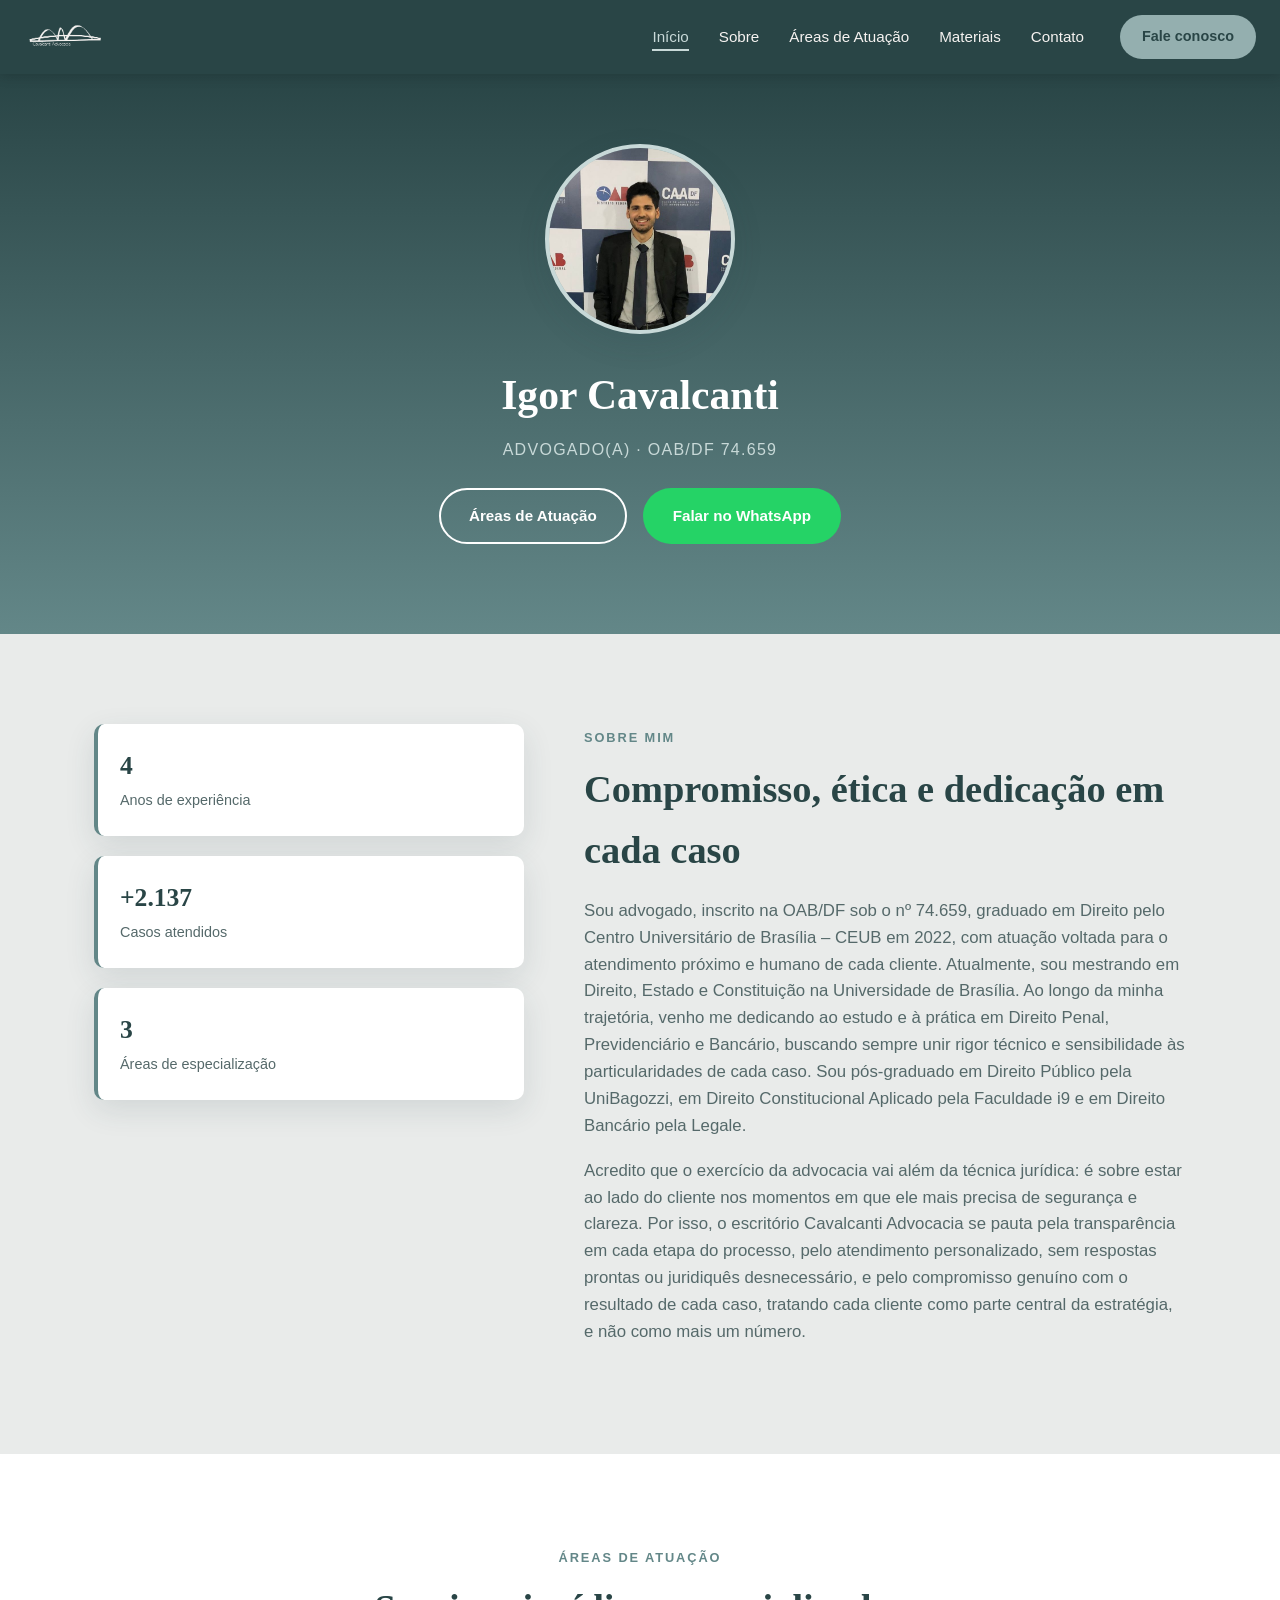
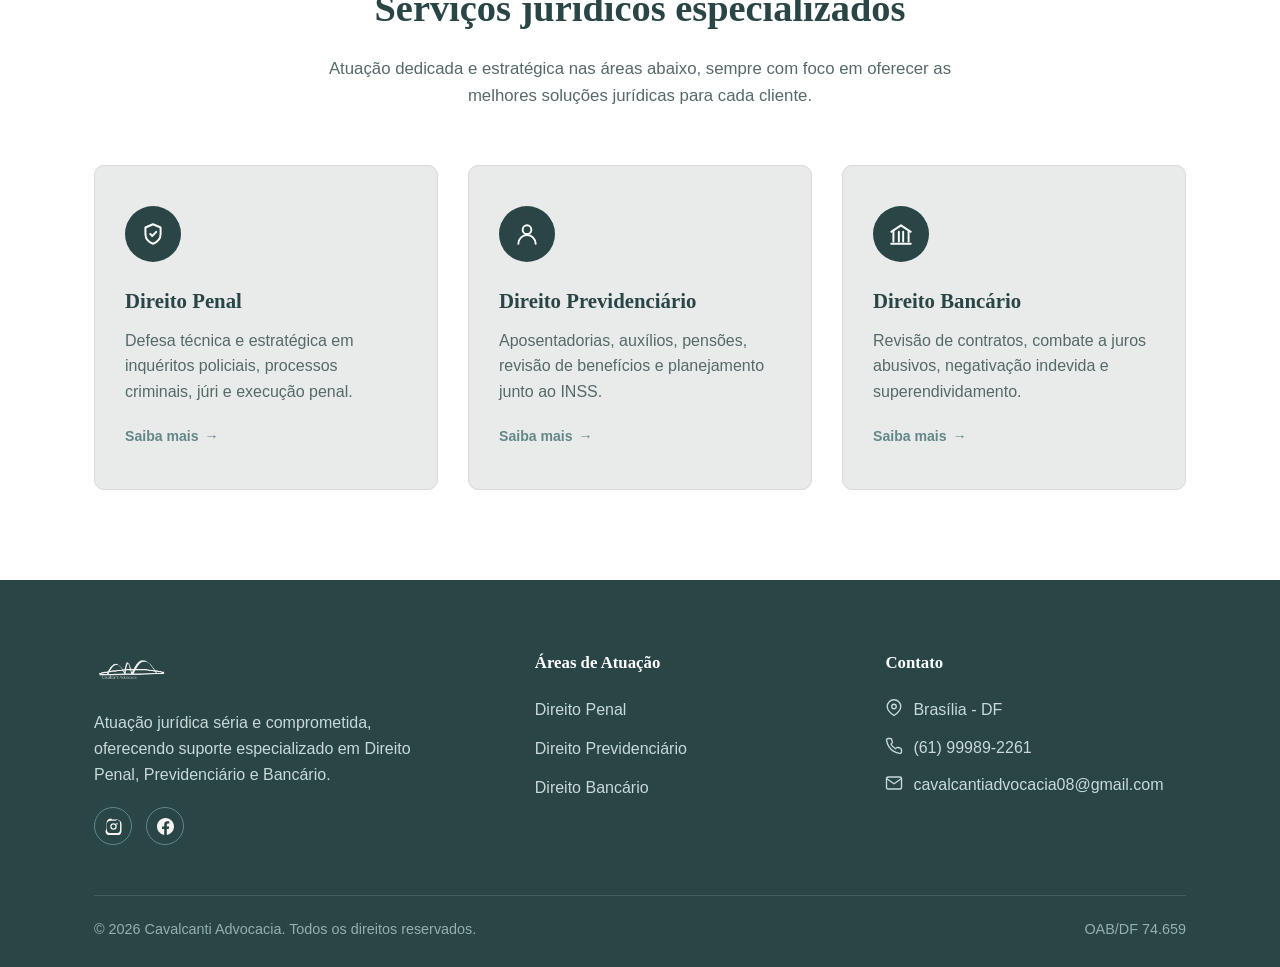
<file: index.html>
<!DOCTYPE html>
<html lang="pt-BR">
<head>
  <meta charset="UTF-8">
  <meta name="viewport" content="width=device-width, initial-scale=1.0">
  <title>Cavalcanti Advocacia | Advocacia especializada</title>
  <meta name="description" content="Cavalcanti Advocacia — atuação especializada em Direito Penal, Direito Previdenciário e Direito Bancário.">
  <link rel="icon" href="assets/img/logo.png" type="image/png">
  <link rel="stylesheet" href="css/style.css?v=3">
</head>
<body>

  <!-- ==================== HEADER ==================== -->
  <header class="header">
    <div class="header__inner">
      <a href="index.html" class="header__logo">
        <img src="assets/img/logo.png" alt="Cavalcanti Advocacia">
      </a>

      <nav class="nav">
        <ul class="nav__list">
          <li><a href="index.html" class="nav__link is-active">Início</a></li>
          <li><a href="index.html#sobre" class="nav__link">Sobre</a></li>
          <li><a href="index.html#areas-de-atuacao" class="nav__link">Áreas de Atuação</a></li>
          <li><a href="materiais.html" class="nav__link">Materiais</a></li>
          <li><a href="index.html#contato" class="nav__link">Contato</a></li>
        </ul>
        <a href="https://wa.me/5561999892261" target="_blank" rel="noopener" class="nav__cta">Fale conosco</a>
      </nav>

      <button class="nav__toggle" aria-label="Abrir menu">
        <span></span>
        <span></span>
        <span></span>
      </button>
    </div>
  </header>

  <!-- ==================== HERO / FOTO ==================== -->
  <section class="hero">
    <div class="container">
      <div class="hero__photo-frame">
        <img src="assets/img/igor-cavalcanti.png" alt="Igor Cavalcanti">
      </div>
      <h1 class="hero__name">Igor Cavalcanti</h1>
      <p class="hero__role">Advogado(a) &middot; OAB/DF 74.659</p>
      <div class="hero__actions">
        <a href="#areas-de-atuacao" class="btn btn-outline">Áreas de Atuação</a>
        <a href="https://wa.me/5561999892261" target="_blank" rel="noopener" class="btn btn-whatsapp">Falar no WhatsApp</a>
      </div>
    </div>
  </section>

  <!-- ==================== SOBRE MIM ==================== -->
  <section class="about" id="sobre">
    <div class="container about__grid">
      <div class="about__highlights">
        <div class="about__highlight">
          <strong>4</strong>
          <span>Anos de experiência</span>
        </div>
        <div class="about__highlight">
          <strong>+2.137</strong>
          <span>Casos atendidos</span>
        </div>
        <div class="about__highlight">
          <strong>3</strong>
          <span>Áreas de especialização</span>
        </div>
      </div>

      <div class="about__text">
        <span class="section-label">Sobre mim</span>
        <h2 class="section-title">Compromisso, ética e dedicação em cada caso</h2>
        <p>
          Sou advogado, inscrito na OAB/DF sob o nº 74.659, graduado em Direito pelo Centro Universitário de Brasília – CEUB em 2022, com atuação voltada para o atendimento próximo e humano de cada cliente. Atualmente, sou mestrando em Direito, Estado e Constituição na Universidade de Brasília. Ao longo da minha trajetória, venho me dedicando ao estudo e à prática em Direito Penal, Previdenciário e Bancário, buscando sempre unir rigor técnico e sensibilidade às particularidades de cada caso. Sou pós-graduado em Direito Público pela UniBagozzi, em Direito Constitucional Aplicado pela Faculdade i9 e em Direito Bancário pela Legale.
        </p>
        <p>
          Acredito que o exercício da advocacia vai além da técnica jurídica: é sobre estar ao lado do cliente nos momentos em que ele mais precisa de segurança e clareza. Por isso, o escritório Cavalcanti Advocacia se pauta pela transparência em cada etapa do processo, pelo atendimento personalizado, sem respostas prontas ou juridiquês desnecessário, e pelo compromisso genuíno com o resultado de cada caso, tratando cada cliente como parte central da estratégia, e não como mais um número.
        </p>
      </div>
    </div>
  </section>

  <!-- ==================== ÁREAS DE ATUAÇÃO ==================== -->
  <section class="services" id="areas-de-atuacao">
    <div class="container">
      <div class="services__header">
        <span class="section-label">Áreas de Atuação</span>
        <h2 class="section-title">Serviços jurídicos especializados</h2>
        <p class="section-intro">
          Atuação dedicada e estratégica nas áreas abaixo, sempre com foco em oferecer as melhores soluções
          jurídicas para cada cliente.
        </p>
      </div>

      <div class="services__grid">

        <a href="servicos/direito-penal.html" class="service-card">
          <div class="service-card__icon">
            <svg viewBox="0 0 24 24" stroke-width="1.8" stroke-linecap="round" stroke-linejoin="round">
              <path d="M12 3l7 3v6c0 4.5-3 7.5-7 9-4-1.5-7-4.5-7-9V6l7-3z"></path>
              <path d="M9.5 12l1.8 1.8L15 10"></path>
            </svg>
          </div>
          <h3 class="service-card__title">Direito Penal</h3>
          <p class="service-card__text">
            Defesa técnica e estratégica em inquéritos policiais, processos criminais, júri e execução penal.
          </p>
          <span class="service-card__link">Saiba mais</span>
        </a>

        <a href="servicos/direito-previdenciario.html" class="service-card">
          <div class="service-card__icon">
            <svg viewBox="0 0 24 24" stroke-width="1.8" stroke-linecap="round" stroke-linejoin="round">
              <circle cx="12" cy="8" r="4"></circle>
              <path d="M4 21c0-4.4 3.6-8 8-8s8 3.6 8 8"></path>
            </svg>
          </div>
          <h3 class="service-card__title">Direito Previdenciário</h3>
          <p class="service-card__text">
            Aposentadorias, auxílios, pensões, revisão de benefícios e planejamento junto ao INSS.
          </p>
          <span class="service-card__link">Saiba mais</span>
        </a>

        <a href="servicos/direito-bancario.html" class="service-card">
          <div class="service-card__icon">
            <svg viewBox="0 0 24 24" stroke-width="1.8" stroke-linecap="round" stroke-linejoin="round">
              <path d="M3 10l9-6 9 6"></path>
              <path d="M5 10v9M10 10v9M14 10v9M19 10v9"></path>
              <path d="M3 21h18"></path>
            </svg>
          </div>
          <h3 class="service-card__title">Direito Bancário</h3>
          <p class="service-card__text">
            Revisão de contratos, combate a juros abusivos, negativação indevida e superendividamento.
          </p>
          <span class="service-card__link">Saiba mais</span>
        </a>

      </div>
    </div>
  </section>

  <!-- ==================== RODAPÉ / CONTATO ==================== -->
  <footer class="footer" id="contato">
    <div class="container">
      <div class="footer__grid">
        <div>
          <a href="index.html" class="footer__logo">
            <img src="assets/img/logo.png" alt="Cavalcanti Advocacia">
          </a>
          <p class="footer__about">
            Atuação jurídica séria e comprometida, oferecendo suporte especializado em Direito Penal,
            Previdenciário e Bancário.
          </p>
          <div class="footer__social">
            <a href="https://www.instagram.com/cavalcantiadvocacia_?utm_source=qr" target="_blank" rel="noopener" aria-label="Instagram">
              <svg viewBox="0 0 24 24"><path d="M12 2.2c3.2 0 3.6 0 4.9.07 1.2.06 2 .25 2.7.53a5.4 5.4 0 011.9 1.27 5.4 5.4 0 011.28 1.9c.28.7.47 1.5.53 2.7.06 1.3.07 1.7.07 4.9s0 3.6-.07 4.9c-.06 1.2-.25 2-.53 2.7a5.4 5.4 0 01-1.27 1.9 5.4 5.4 0 01-1.9 1.28c-.7.28-1.5.47-2.7.53-1.3.06-1.7.07-4.9.07s-3.6 0-4.9-.07c-1.2-.06-2-.25-2.7-.53a5.4 5.4 0 01-1.9-1.27 5.4 5.4 0 01-1.28-1.9c-.28-.7-.47-1.5-.53-2.7C2.2 15.6 2.2 15.2 2.2 12s0-3.6.07-4.9c.06-1.2.25-2 .53-2.7a5.4 5.4 0 011.27-1.9A5.4 5.4 0 015.97 1.2c.7-.28 1.5-.47 2.7-.53C9.97 2.2 10.4 2.2 12 2.2zm0 1.8c-3.14 0-3.5 0-4.75.07-1 .05-1.6.2-1.97.35a3.6 3.6 0 00-1.3.85 3.6 3.6 0 00-.85 1.3c-.15.37-.3.97-.35 1.97C2.7 8.5 2.7 8.86 2.7 12s0 3.5.07 4.75c.05 1 .2 1.6.35 1.97.16.4.4.75.85 1.3.4.4.75.65 1.3.85.37.15.97.3 1.97.35 1.25.06 1.6.07 4.75.07s3.5 0 4.75-.07c1-.05 1.6-.2 1.97-.35a3.6 3.6 0 001.3-.85c.4-.4.65-.75.85-1.3.15-.37.3-.97.35-1.97.06-1.25.07-1.6.07-4.75s0-3.5-.07-4.75c-.05-1-.2-1.6-.35-1.97a3.6 3.6 0 00-.85-1.3 3.6 3.6 0 00-1.3-.85c-.37-.15-.97-.3-1.97-.35C15.5 4 15.14 4 12 4zm0 3.4a4.6 4.6 0 110 9.2 4.6 4.6 0 010-9.2zm0 1.8a2.8 2.8 0 100 5.6 2.8 2.8 0 000-5.6zm4.8-2a1.08 1.08 0 110 2.15 1.08 1.08 0 010-2.15z"></path></svg>
            </a>
            <a href="https://www.facebook.com/p/Cavalcanti-Advocacia-61591627955782/" target="_blank" rel="noopener" aria-label="Facebook">
              <svg viewBox="0 0 24 24"><path d="M24 12.07C24 5.4 18.63 0 12 0S0 5.4 0 12.07C0 18.1 4.39 23.1 10.13 24v-8.44H7.08v-3.49h3.05V9.41c0-3.03 1.79-4.7 4.53-4.7 1.31 0 2.69.24 2.69.24v2.97h-1.51c-1.49 0-1.96.93-1.96 1.89v2.26h3.33l-.53 3.49h-2.8V24C19.61 23.1 24 18.1 24 12.07z"></path></svg>
            </a>
          </div>
        </div>

        <div>
          <h4 class="footer__heading">Áreas de Atuação</h4>
          <ul class="footer__list">
            <li><a href="servicos/direito-penal.html">Direito Penal</a></li>
            <li><a href="servicos/direito-previdenciario.html">Direito Previdenciário</a></li>
            <li><a href="servicos/direito-bancario.html">Direito Bancário</a></li>
          </ul>
        </div>

        <div>
          <h4 class="footer__heading">Contato</h4>
          <ul class="footer__list">
            <li class="footer__contact-item">
              <svg viewBox="0 0 24 24" stroke="currentColor" stroke-width="1.8" stroke-linecap="round" stroke-linejoin="round"><path d="M21 10c0 6-9 12-9 12S3 16 3 10a9 9 0 0118 0z"></path><circle cx="12" cy="10" r="3"></circle></svg>
              <span>Brasília - DF</span>
            </li>
            <li class="footer__contact-item">
              <svg viewBox="0 0 24 24" stroke="currentColor" stroke-width="1.8" stroke-linecap="round" stroke-linejoin="round"><path d="M22 16.9v3a2 2 0 01-2.2 2 19.8 19.8 0 01-8.6-3.1 19.5 19.5 0 01-6-6A19.8 19.8 0 012.1 4.2 2 2 0 014.1 2h3a2 2 0 012 1.7c.1.9.3 1.8.6 2.7a2 2 0 01-.5 2.1L8 9.7a16 16 0 006 6l1.2-1.2a2 2 0 012.1-.5c.9.3 1.8.5 2.7.6a2 2 0 011.7 2.1z"></path></svg>
              <a href="https://wa.me/5561999892261" target="_blank" rel="noopener">(61) 99989-2261</a>
            </li>
            <li class="footer__contact-item">
              <svg viewBox="0 0 24 24" stroke="currentColor" stroke-width="1.8" stroke-linecap="round" stroke-linejoin="round"><path d="M4 4h16v16H4z" opacity="0"></path><path d="M22 6l-10 7L2 6"></path><rect x="2" y="4" width="20" height="16" rx="2"></rect></svg>
              <a href="mailto:cavalcantiadvocacia08@gmail.com">cavalcantiadvocacia08@gmail.com</a>
            </li>
          </ul>
        </div>
      </div>

      <div class="footer__bottom">
        <span>&copy; <span id="year"></span> Cavalcanti Advocacia. Todos os direitos reservados.</span>
        <span>OAB/DF 74.659</span>
      </div>
    </div>
  </footer>

  <!-- ==================== BOTÃO FLUTUANTE WHATSAPP ==================== -->
  <a href="https://wa.me/5561999892261?text=Ol%C3%A1%2C%20gostaria%20de%20falar%20sobre%20um%20caso."
     target="_blank" rel="noopener" class="whatsapp-float" aria-label="Falar no WhatsApp">
    <svg viewBox="0 0 32 32"><path d="M16.01 3C9.38 3 4 8.38 4 15.01c0 2.35.66 4.55 1.8 6.42L4 29l7.76-1.75a11.9 11.9 0 004.25.78c6.63 0 12.01-5.38 12.01-12.02C28.02 8.38 22.64 3 16.01 3zm0 21.8c-1.5 0-2.94-.4-4.2-1.1l-.3-.17-4.6 1.04 1.02-4.48-.2-.32a9.7 9.7 0 01-1.5-5.16c0-5.4 4.4-9.8 9.79-9.8 5.4 0 9.79 4.4 9.79 9.8 0 5.4-4.4 9.79-9.79 9.79zm5.4-7.34c-.3-.15-1.75-.86-2.02-.96-.27-.1-.47-.15-.66.15-.2.3-.76.96-.93 1.16-.17.2-.34.22-.64.07-.3-.15-1.25-.46-2.38-1.47a8.9 8.9 0 01-1.65-2.05c-.17-.3-.02-.46.13-.6.13-.14.3-.34.44-.52.15-.17.2-.3.3-.5.1-.2.05-.37-.02-.52-.07-.15-.66-1.6-.9-2.18-.24-.58-.48-.5-.66-.5-.17 0-.37-.02-.56-.02-.2 0-.52.07-.79.37-.27.3-1.04 1.02-1.04 2.48 0 1.46 1.07 2.87 1.22 3.07.15.2 2.1 3.2 5.08 4.49.71.3 1.26.49 1.69.63.71.22 1.36.19 1.87.11.57-.08 1.75-.71 2-1.4.24-.68.24-1.27.17-1.4-.07-.13-.27-.2-.56-.34z"></path></svg>
    <span class="whatsapp-float__text">Fale conosco</span>
  </a>

  <script src="js/main.js"></script>
  <script>document.getElementById('year').textContent = new Date().getFullYear();</script>
</body>
</html>
</file>
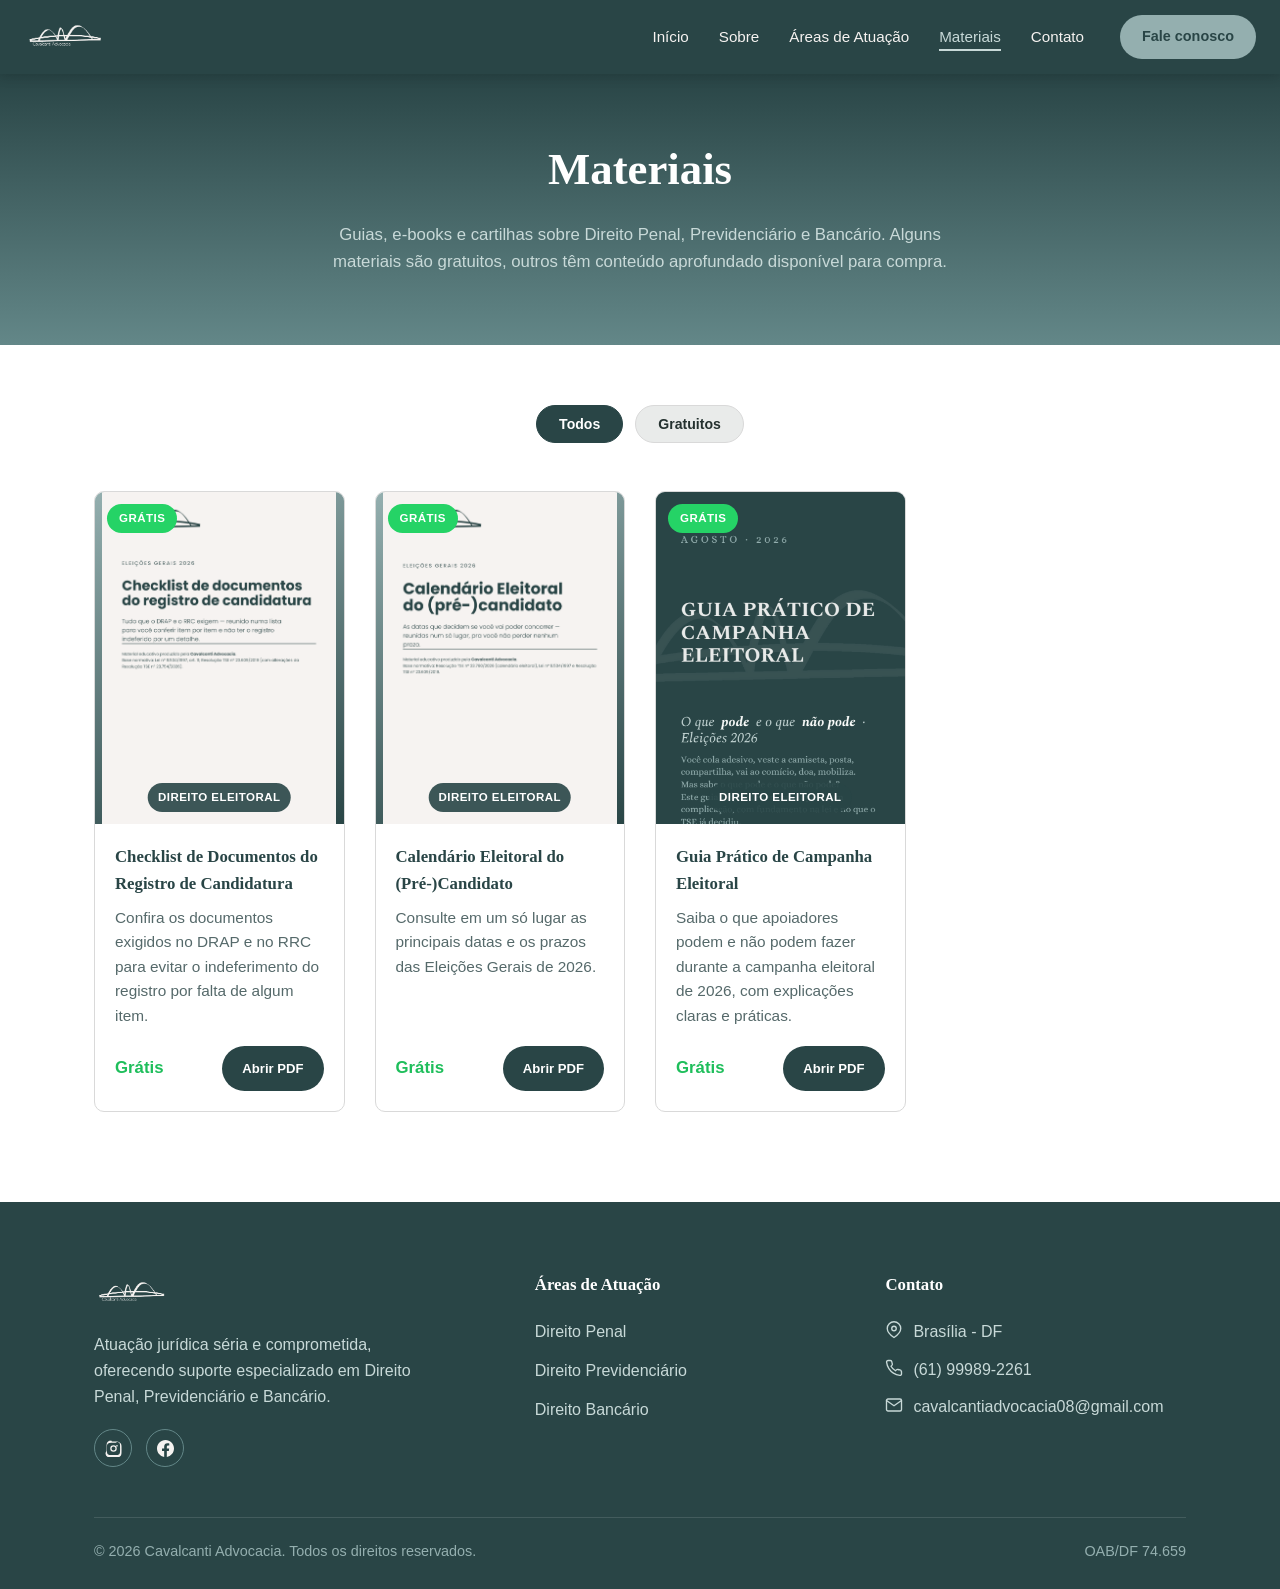
<file: materiais.html>
<!DOCTYPE html>
<html lang="pt-BR">
<head>
  <meta charset="UTF-8">
  <meta name="viewport" content="width=device-width, initial-scale=1.0">
  <title>Materiais | Cavalcanti Advocacia</title>
  <meta name="description" content="Guias, e-books e cartilhas sobre Direito Penal, Previdenciário e Bancário — alguns gratuitos, outros disponíveis para compra.">
  <link rel="icon" href="assets/img/logo.png" type="image/png">
  <link rel="stylesheet" href="css/style.css?v=3">
</head>
<body>

  <!-- ==================== HEADER ==================== -->
  <header class="header">
    <div class="header__inner">
      <a href="index.html" class="header__logo">
        <img src="assets/img/logo.png" alt="Cavalcanti Advocacia">
      </a>

      <nav class="nav">
        <ul class="nav__list">
          <li><a href="index.html" class="nav__link">Início</a></li>
          <li><a href="index.html#sobre" class="nav__link">Sobre</a></li>
          <li><a href="index.html#areas-de-atuacao" class="nav__link">Áreas de Atuação</a></li>
          <li><a href="materiais.html" class="nav__link is-active">Materiais</a></li>
          <li><a href="index.html#contato" class="nav__link">Contato</a></li>
        </ul>
        <a href="https://wa.me/5561999892261" target="_blank" rel="noopener" class="nav__cta">Fale conosco</a>
      </nav>

      <button class="nav__toggle" aria-label="Abrir menu">
        <span></span>
        <span></span>
        <span></span>
      </button>
    </div>
  </header>

  <!-- ==================== HERO ==================== -->
  <section class="materials-hero">
    <div class="container">
      <h1 class="materials-hero__title">Materiais</h1>
      <p class="materials-hero__subtitle">
        Guias, e-books e cartilhas sobre Direito Penal, Previdenciário e Bancário. Alguns materiais são gratuitos,
        outros têm conteúdo aprofundado disponível para compra.
      </p>
    </div>
  </section>

  <!-- ==================== VITRINE DE MATERIAIS ==================== -->
  <section class="materials">
    <div class="container">

      <div class="materials__filters">
        <button class="materials__filter is-active" data-filter="todos">Todos</button>
        <button class="materials__filter" data-filter="gratis">Gratuitos</button>
      </div>

      <div class="materials__grid">

        <!-- MATERIAL 1 -->
        <article class="material-card" data-type="gratis">
          <div class="material-card__cover">
            <img src="assets/img/materiais/capa-checklist-registro-candidatura-2026.png" alt="Capa do Checklist de Documentos do Registro de Candidatura">
            <span class="material-card__badge material-card__badge--free">Grátis</span>
            <span class="material-card__area">Direito Eleitoral</span>
          </div>
          <div class="material-card__body">
            <h3 class="material-card__title">Checklist de Documentos do Registro de Candidatura</h3>
            <p class="material-card__text">
              Confira os documentos exigidos no DRAP e no RRC para evitar o indeferimento do registro por falta de algum item.
            </p>
            <div class="material-card__footer">
              <span class="material-card__price material-card__price--free">Grátis</span>
              <a href="assets/materiais/checklist-registro-candidatura-2026.pdf" target="_blank" rel="noopener" class="btn btn-primary material-card__btn">Abrir PDF</a>
            </div>
          </div>
        </article>

        <!-- MATERIAL 2 -->
        <article class="material-card" data-type="gratis">
          <div class="material-card__cover">
            <img src="assets/img/materiais/capa-calendario-eleitoral-2026.png" alt="Capa do Calendário Eleitoral do pré-candidato">
            <span class="material-card__badge material-card__badge--free">Grátis</span>
            <span class="material-card__area">Direito Eleitoral</span>
          </div>
          <div class="material-card__body">
            <h3 class="material-card__title">Calendário Eleitoral do (Pré-)Candidato</h3>
            <p class="material-card__text">
              Consulte em um só lugar as principais datas e os prazos das Eleições Gerais de 2026.
            </p>
            <div class="material-card__footer">
              <span class="material-card__price material-card__price--free">Grátis</span>
              <a href="assets/materiais/calendario-eleitoral-2026.pdf" target="_blank" rel="noopener" class="btn btn-primary material-card__btn">Abrir PDF</a>
            </div>
          </div>
        </article>

        <!-- MATERIAL 3 -->
        <article class="material-card" data-type="gratis">
          <div class="material-card__cover material-card__cover--portrait">
            <img src="assets/img/materiais/capa-guia-pratico-campanha-eleitoral-2026.png" alt="Capa do Guia Prático de Campanha Eleitoral">
            <span class="material-card__badge material-card__badge--free">Grátis</span>
            <span class="material-card__area">Direito Eleitoral</span>
          </div>
          <div class="material-card__body">
            <h3 class="material-card__title">Guia Prático de Campanha Eleitoral</h3>
            <p class="material-card__text">
              Saiba o que apoiadores podem e não podem fazer durante a campanha eleitoral de 2026, com explicações claras e práticas.
            </p>
            <div class="material-card__footer">
              <span class="material-card__price material-card__price--free">Grátis</span>
              <a href="assets/materiais/guia-pratico-campanha-eleitoral-2026.pdf" target="_blank" rel="noopener" class="btn btn-primary material-card__btn">Abrir PDF</a>
            </div>
          </div>
        </article>

      </div>
    </div>
  </section>

  <!-- ==================== RODAPÉ / CONTATO ==================== -->
  <footer class="footer" id="contato">
    <div class="container">
      <div class="footer__grid">
        <div>
          <a href="index.html" class="footer__logo">
            <img src="assets/img/logo.png" alt="Cavalcanti Advocacia">
          </a>
          <p class="footer__about">
            Atuação jurídica séria e comprometida, oferecendo suporte especializado em Direito Penal,
            Previdenciário e Bancário.
          </p>
          <div class="footer__social">
            <a href="https://www.instagram.com/cavalcantiadvocacia_?utm_source=qr" target="_blank" rel="noopener" aria-label="Instagram">
              <svg viewBox="0 0 24 24"><path d="M12 2.2c3.2 0 3.6 0 4.9.07 1.2.06 2 .25 2.7.53a5.4 5.4 0 011.9 1.27 5.4 5.4 0 011.28 1.9c.28.7.47 1.5.53 2.7.06 1.3.07 1.7.07 4.9s0 3.6-.07 4.9c-.06 1.2-.25 2-.53 2.7a5.4 5.4 0 01-1.27 1.9 5.4 5.4 0 01-1.9 1.28c-.7.28-1.5.47-2.7.53-1.3.06-1.7.07-4.9.07s-3.6 0-4.9-.07c-1.2-.06-2-.25-2.7-.53a5.4 5.4 0 01-1.9-1.27 5.4 5.4 0 01-1.28-1.9c-.28-.7-.47-1.5-.53-2.7C2.2 15.6 2.2 15.2 2.2 12s0-3.6.07-4.9c.06-1.2.25-2 .53-2.7a5.4 5.4 0 011.27-1.9A5.4 5.4 0 015.97 1.2c.7-.28 1.5-.47 2.7-.53C9.97 2.2 10.4 2.2 12 2.2zm0 1.8c-3.14 0-3.5 0-4.75.07-1 .05-1.6.2-1.97.35a3.6 3.6 0 00-1.3.85 3.6 3.6 0 00-.85 1.3c-.15.37-.3.97-.35 1.97C2.7 8.5 2.7 8.86 2.7 12s0 3.5.07 4.75c.05 1 .2 1.6.35 1.97.16.4.4.75.85 1.3.4.4.75.65 1.3.85.37.15.97.3 1.97.35 1.25.06 1.6.07 4.75.07s3.5 0 4.75-.07c1-.05 1.6-.2 1.97-.35a3.6 3.6 0 001.3-.85c.4-.4.65-.75.85-1.3.15-.37.3-.97.35-1.97.06-1.25.07-1.6.07-4.75s0-3.5-.07-4.75c-.05-1-.2-1.6-.35-1.97a3.6 3.6 0 00-.85-1.3 3.6 3.6 0 00-1.3-.85c-.37-.15-.97-.3-1.97-.35C15.5 4 15.14 4 12 4zm0 3.4a4.6 4.6 0 110 9.2 4.6 4.6 0 010-9.2zm0 1.8a2.8 2.8 0 100 5.6 2.8 2.8 0 000-5.6zm4.8-2a1.08 1.08 0 110 2.15 1.08 1.08 0 010-2.15z"></path></svg>
            </a>
            <a href="https://www.facebook.com/p/Cavalcanti-Advocacia-61591627955782/" target="_blank" rel="noopener" aria-label="Facebook">
              <svg viewBox="0 0 24 24"><path d="M24 12.07C24 5.4 18.63 0 12 0S0 5.4 0 12.07C0 18.1 4.39 23.1 10.13 24v-8.44H7.08v-3.49h3.05V9.41c0-3.03 1.79-4.7 4.53-4.7 1.31 0 2.69.24 2.69.24v2.97h-1.51c-1.49 0-1.96.93-1.96 1.89v2.26h3.33l-.53 3.49h-2.8V24C19.61 23.1 24 18.1 24 12.07z"></path></svg>
            </a>
          </div>
        </div>

        <div>
          <h4 class="footer__heading">Áreas de Atuação</h4>
          <ul class="footer__list">
            <li><a href="servicos/direito-penal.html">Direito Penal</a></li>
            <li><a href="servicos/direito-previdenciario.html">Direito Previdenciário</a></li>
            <li><a href="servicos/direito-bancario.html">Direito Bancário</a></li>
          </ul>
        </div>

        <div>
          <h4 class="footer__heading">Contato</h4>
          <ul class="footer__list">
            <li class="footer__contact-item">
              <svg viewBox="0 0 24 24" stroke="currentColor" stroke-width="1.8" stroke-linecap="round" stroke-linejoin="round"><path d="M21 10c0 6-9 12-9 12S3 16 3 10a9 9 0 0118 0z"></path><circle cx="12" cy="10" r="3"></circle></svg>
              <span>Brasília - DF</span>
            </li>
            <li class="footer__contact-item">
              <svg viewBox="0 0 24 24" stroke="currentColor" stroke-width="1.8" stroke-linecap="round" stroke-linejoin="round"><path d="M22 16.9v3a2 2 0 01-2.2 2 19.8 19.8 0 01-8.6-3.1 19.5 19.5 0 01-6-6A19.8 19.8 0 012.1 4.2 2 2 0 014.1 2h3a2 2 0 012 1.7c.1.9.3 1.8.6 2.7a2 2 0 01-.5 2.1L8 9.7a16 16 0 006 6l1.2-1.2a2 2 0 012.1-.5c.9.3 1.8.5 2.7.6a2 2 0 011.7 2.1z"></path></svg>
              <a href="https://wa.me/5561999892261" target="_blank" rel="noopener">(61) 99989-2261</a>
            </li>
            <li class="footer__contact-item">
              <svg viewBox="0 0 24 24" stroke="currentColor" stroke-width="1.8" stroke-linecap="round" stroke-linejoin="round"><rect x="2" y="4" width="20" height="16" rx="2"></rect><path d="M22 6l-10 7L2 6"></path></svg>
              <a href="mailto:cavalcantiadvocacia08@gmail.com">cavalcantiadvocacia08@gmail.com</a>
            </li>
          </ul>
        </div>
      </div>

      <div class="footer__bottom">
        <span>&copy; <span id="year"></span> Cavalcanti Advocacia. Todos os direitos reservados.</span>
        <span>OAB/DF 74.659</span>
      </div>
    </div>
  </footer>

  <!-- ==================== BOTÃO FLUTUANTE WHATSAPP ==================== -->
  <a href="https://wa.me/5561999892261?text=Ol%C3%A1%2C%20tenho%20interesse%20em%20um%20dos%20materiais."
     target="_blank" rel="noopener" class="whatsapp-float" aria-label="Falar no WhatsApp">
    <svg viewBox="0 0 32 32"><path d="M16.01 3C9.38 3 4 8.38 4 15.01c0 2.35.66 4.55 1.8 6.42L4 29l7.76-1.75a11.9 11.9 0 004.25.78c6.63 0 12.01-5.38 12.01-12.02C28.02 8.38 22.64 3 16.01 3zm0 21.8c-1.5 0-2.94-.4-4.2-1.1l-.3-.17-4.6 1.04 1.02-4.48-.2-.32a9.7 9.7 0 01-1.5-5.16c0-5.4 4.4-9.8 9.79-9.8 5.4 0 9.79 4.4 9.79 9.8 0 5.4-4.4 9.79-9.79 9.79zm5.4-7.34c-.3-.15-1.75-.86-2.02-.96-.27-.1-.47-.15-.66.15-.2.3-.76.96-.93 1.16-.17.2-.34.22-.64.07-.3-.15-1.25-.46-2.38-1.47a8.9 8.9 0 01-1.65-2.05c-.17-.3-.02-.46.13-.6.13-.14.3-.34.44-.52.15-.17.2-.3.3-.5.1-.2.05-.37-.02-.52-.07-.15-.66-1.6-.9-2.18-.24-.58-.48-.5-.66-.5-.17 0-.37-.02-.56-.02-.2 0-.52.07-.79.37-.27.3-1.04 1.02-1.04 2.48 0 1.46 1.07 2.87 1.22 3.07.15.2 2.1 3.2 5.08 4.49.71.3 1.26.49 1.69.63.71.22 1.36.19 1.87.11.57-.08 1.75-.71 2-1.4.24-.68.24-1.27.17-1.4-.07-.13-.27-.2-.56-.34z"></path></svg>
    <span class="whatsapp-float__text">Fale conosco</span>
  </a>

  <script src="js/main.js"></script>
  <script>document.getElementById('year').textContent = new Date().getFullYear();</script>
</body>
</html>
</file>
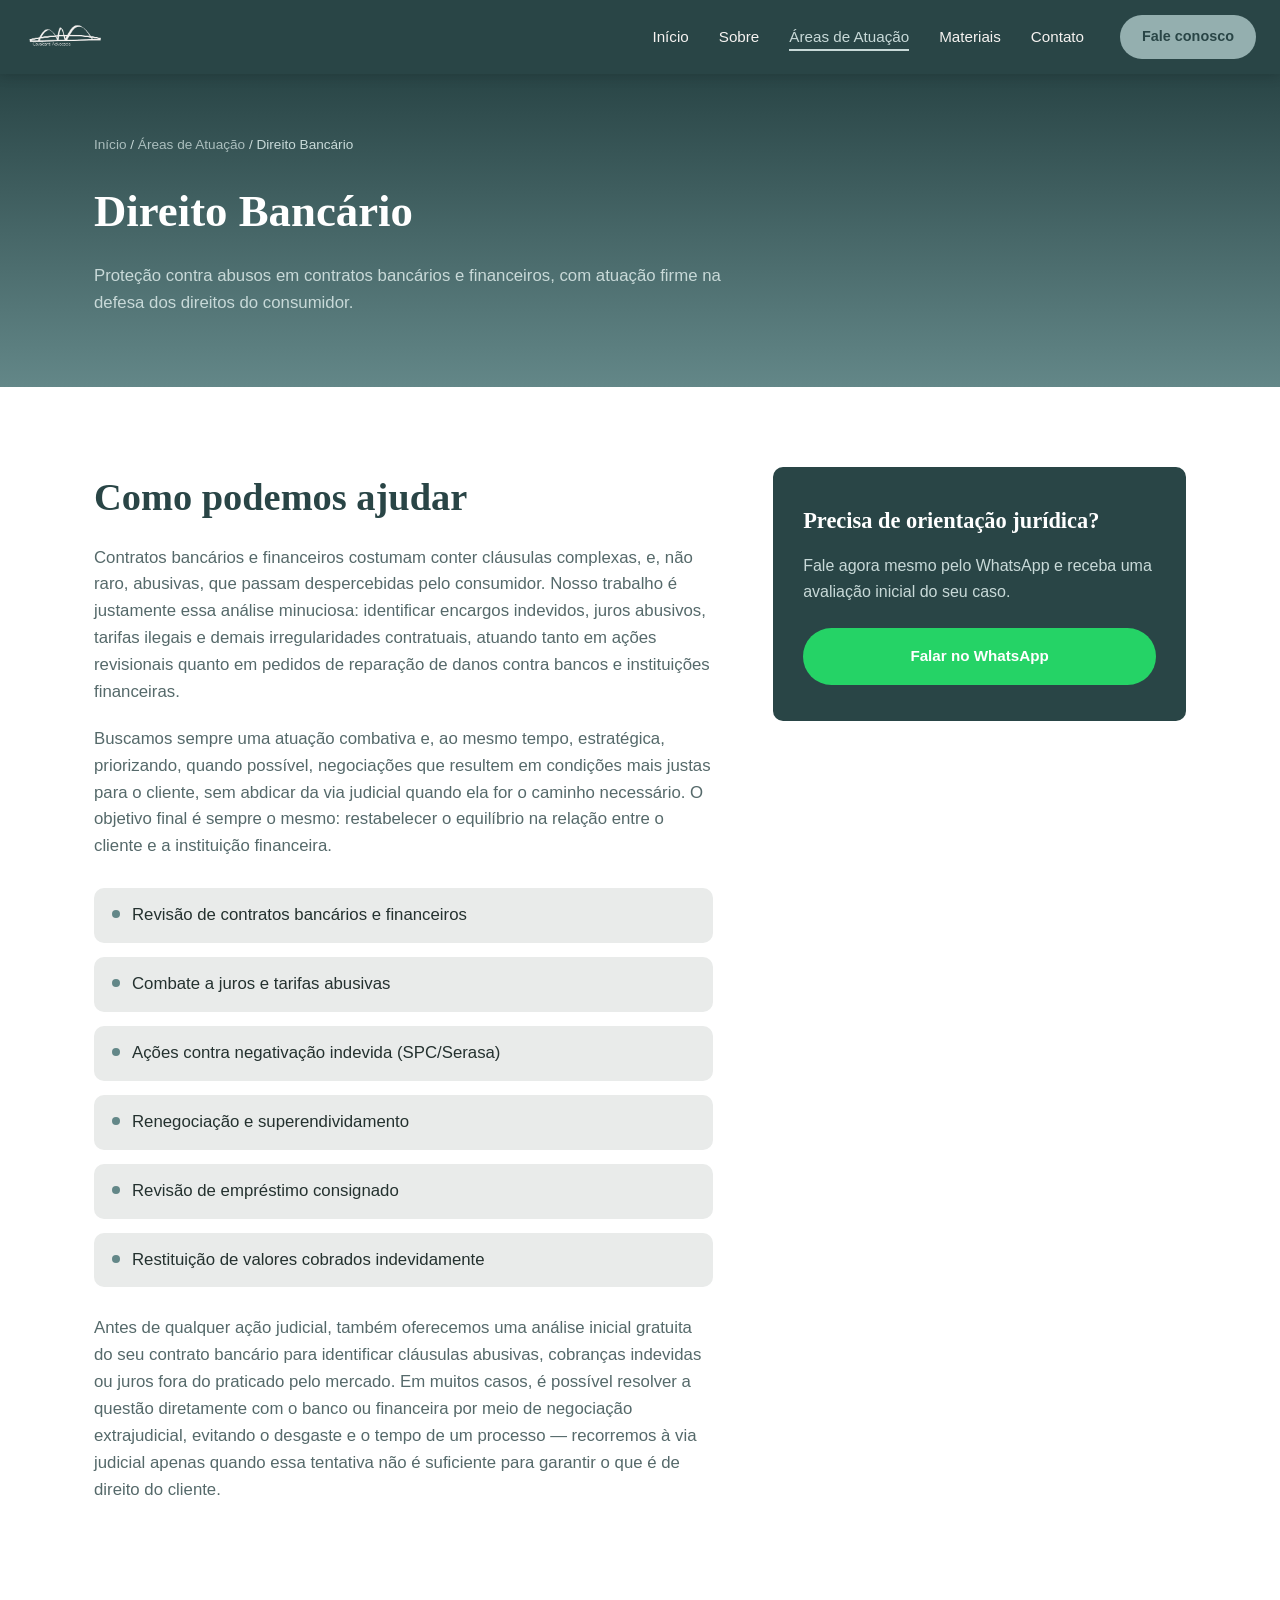
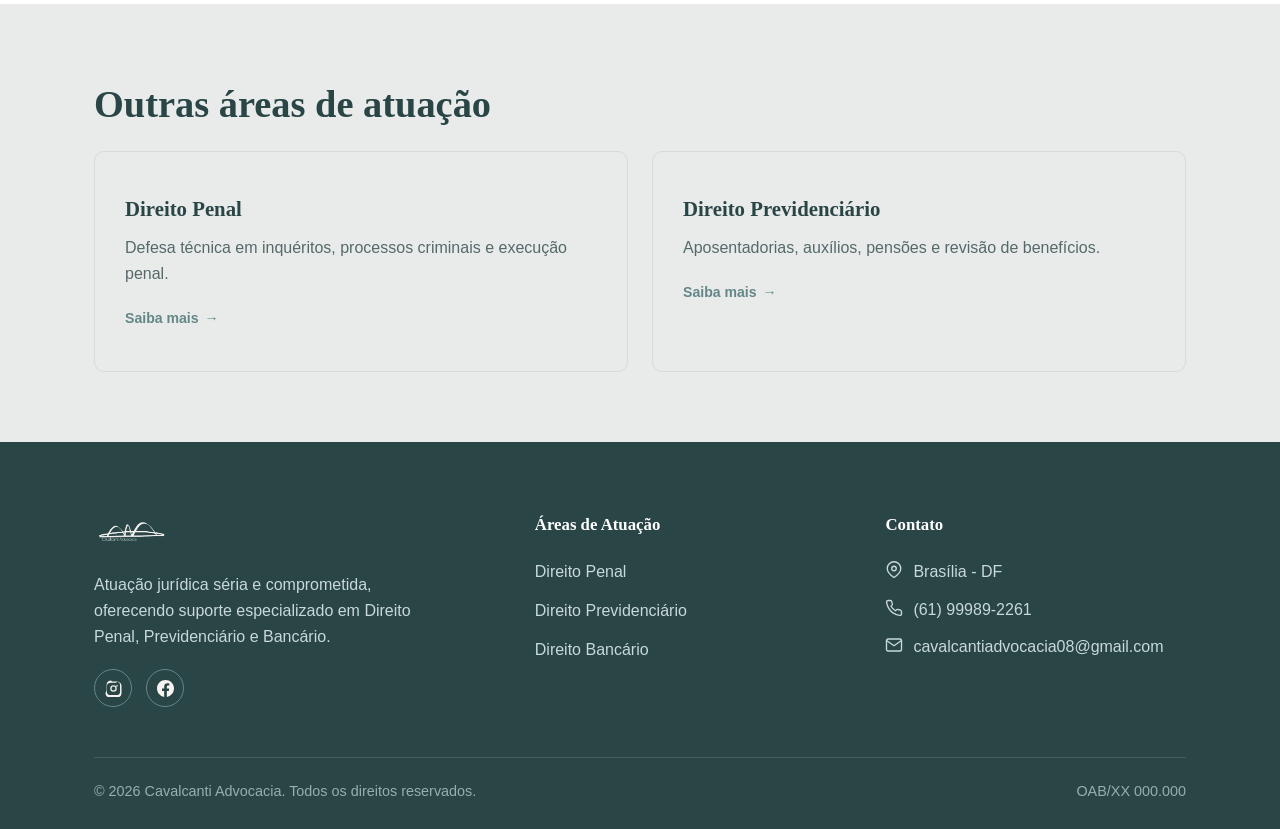
<file: servicos/direito-bancario.html>
<!DOCTYPE html>
<html lang="pt-BR">
<head>
  <meta charset="UTF-8">
  <meta name="viewport" content="width=device-width, initial-scale=1.0">
  <title>Direito Bancário | Cavalcanti Advocacia</title>
  <meta name="description" content="Defesa dos seus direitos em relações bancárias: revisão de contratos, juros abusivos, negativação indevida e superendividamento.">
  <link rel="icon" href="../assets/img/logo.png" type="image/png">
  <link rel="stylesheet" href="../css/style.css?v=3">
</head>
<body>

  <!-- ==================== HEADER ==================== -->
  <header class="header">
    <div class="header__inner">
      <a href="../index.html" class="header__logo">
        <img src="../assets/img/logo.png" alt="Cavalcanti Advocacia">
      </a>

      <nav class="nav">
        <ul class="nav__list">
          <li><a href="../index.html" class="nav__link">Início</a></li>
          <li><a href="../index.html#sobre" class="nav__link">Sobre</a></li>
          <li><a href="../index.html#areas-de-atuacao" class="nav__link is-active">Áreas de Atuação</a></li>
          <li><a href="../materiais.html" class="nav__link">Materiais</a></li>
          <li><a href="../index.html#contato" class="nav__link">Contato</a></li>
        </ul>
        <a href="https://wa.me/5561999892261" target="_blank" rel="noopener" class="nav__cta">Fale conosco</a>
      </nav>

      <button class="nav__toggle" aria-label="Abrir menu">
        <span></span>
        <span></span>
        <span></span>
      </button>
    </div>
  </header>

  <!-- ==================== HERO DA PÁGINA ==================== -->
  <section class="service-hero">
    <div class="container">
      <p class="breadcrumb"><a href="../index.html">Início</a> / <a href="../index.html#areas-de-atuacao">Áreas de Atuação</a> / Direito Bancário</p>
      <h1 class="service-hero__title">Direito Bancário</h1>
      <p class="service-hero__subtitle">
        Proteção contra abusos em contratos bancários e financeiros, com atuação firme na defesa dos direitos
        do consumidor.
      </p>
    </div>
  </section>

  <!-- ==================== CONTEÚDO ==================== -->
  <section class="service-detail">
    <div class="container service-detail__grid">
      <div class="service-detail__body">
        <h2 class="section-title">Como podemos ajudar</h2>
        <p>
          Contratos bancários e financeiros costumam conter cláusulas complexas, e, não raro, abusivas, que passam despercebidas pelo consumidor. Nosso trabalho é justamente essa análise minuciosa: identificar encargos indevidos, juros abusivos, tarifas ilegais e demais irregularidades contratuais, atuando tanto em ações revisionais quanto em pedidos de reparação de danos contra bancos e instituições financeiras.
        </p>
        <p>
          Buscamos sempre uma atuação combativa e, ao mesmo tempo, estratégica, priorizando, quando possível, negociações que resultem em condições mais justas para o cliente, sem abdicar da via judicial quando ela for o caminho necessário. O objetivo final é sempre o mesmo: restabelecer o equilíbrio na relação entre o cliente e a instituição financeira.
        </p>

        <ul class="service-detail__list">
          <li>Revisão de contratos bancários e financeiros</li>
          <li>Combate a juros e tarifas abusivas</li>
          <li>Ações contra negativação indevida (SPC/Serasa)</li>
          <li>Renegociação e superendividamento</li>
          <li>Revisão de empréstimo consignado</li>
          <li>Restituição de valores cobrados indevidamente</li>
        </ul>

        <p>
          Antes de qualquer ação judicial, também oferecemos uma análise inicial gratuita do seu contrato bancário
          para identificar cláusulas abusivas, cobranças indevidas ou juros fora do praticado pelo mercado. Em muitos
          casos, é possível resolver a questão diretamente com o banco ou financeira por meio de negociação
          extrajudicial, evitando o desgaste e o tempo de um processo — recorremos à via judicial apenas quando essa
          tentativa não é suficiente para garantir o que é de direito do cliente.
        </p>
      </div>

      <aside class="service-detail__cta">
        <h3>Precisa de orientação jurídica?</h3>
        <p>Fale agora mesmo pelo WhatsApp e receba uma avaliação inicial do seu caso.</p>
        <a href="https://wa.me/5561999892261?text=Ol%C3%A1%2C%20preciso%20de%20ajuda%20com%20um%20caso%20de%20Direito%20Banc%C3%A1rio."
           target="_blank" rel="noopener" class="btn btn-whatsapp">Falar no WhatsApp</a>
      </aside>
    </div>
  </section>

  <!-- ==================== OUTRAS ÁREAS ==================== -->
  <section class="related-services">
    <div class="container">
      <h2 class="section-title">Outras áreas de atuação</h2>
      <div class="related-services__grid">
        <a href="direito-penal.html" class="service-card">
          <h3 class="service-card__title">Direito Penal</h3>
          <p class="service-card__text">Defesa técnica em inquéritos, processos criminais e execução penal.</p>
          <span class="service-card__link">Saiba mais</span>
        </a>
        <a href="direito-previdenciario.html" class="service-card">
          <h3 class="service-card__title">Direito Previdenciário</h3>
          <p class="service-card__text">Aposentadorias, auxílios, pensões e revisão de benefícios.</p>
          <span class="service-card__link">Saiba mais</span>
        </a>
      </div>
    </div>
  </section>

  <!-- ==================== RODAPÉ / CONTATO ==================== -->
  <footer class="footer" id="contato">
    <div class="container">
      <div class="footer__grid">
        <div>
          <a href="../index.html" class="footer__logo">
            <img src="../assets/img/logo.png" alt="Cavalcanti Advocacia">
          </a>
          <p class="footer__about">
            Atuação jurídica séria e comprometida, oferecendo suporte especializado em Direito Penal,
            Previdenciário e Bancário.
          </p>
          <div class="footer__social">
            <a href="https://www.instagram.com/cavalcantiadvocacia_?utm_source=qr" target="_blank" rel="noopener" aria-label="Instagram">
              <svg viewBox="0 0 24 24"><path d="M12 2.2c3.2 0 3.6 0 4.9.07 1.2.06 2 .25 2.7.53a5.4 5.4 0 011.9 1.27 5.4 5.4 0 011.28 1.9c.28.7.47 1.5.53 2.7.06 1.3.07 1.7.07 4.9s0 3.6-.07 4.9c-.06 1.2-.25 2-.53 2.7a5.4 5.4 0 01-1.27 1.9 5.4 5.4 0 01-1.9 1.28c-.7.28-1.5.47-2.7.53-1.3.06-1.7.07-4.9.07s-3.6 0-4.9-.07c-1.2-.06-2-.25-2.7-.53a5.4 5.4 0 01-1.9-1.27 5.4 5.4 0 01-1.28-1.9c-.28-.7-.47-1.5-.53-2.7C2.2 15.6 2.2 15.2 2.2 12s0-3.6.07-4.9c.06-1.2.25-2 .53-2.7a5.4 5.4 0 011.27-1.9A5.4 5.4 0 015.97 1.2c.7-.28 1.5-.47 2.7-.53C9.97 2.2 10.4 2.2 12 2.2zm0 1.8c-3.14 0-3.5 0-4.75.07-1 .05-1.6.2-1.97.35a3.6 3.6 0 00-1.3.85 3.6 3.6 0 00-.85 1.3c-.15.37-.3.97-.35 1.97C2.7 8.5 2.7 8.86 2.7 12s0 3.5.07 4.75c.05 1 .2 1.6.35 1.97.16.4.4.75.85 1.3.4.4.75.65 1.3.85.37.15.97.3 1.97.35 1.25.06 1.6.07 4.75.07s3.5 0 4.75-.07c1-.05 1.6-.2 1.97-.35a3.6 3.6 0 001.3-.85c.4-.4.65-.75.85-1.3.15-.37.3-.97.35-1.97.06-1.25.07-1.6.07-4.75s0-3.5-.07-4.75c-.05-1-.2-1.6-.35-1.97a3.6 3.6 0 00-.85-1.3 3.6 3.6 0 00-1.3-.85c-.37-.15-.97-.3-1.97-.35C15.5 4 15.14 4 12 4zm0 3.4a4.6 4.6 0 110 9.2 4.6 4.6 0 010-9.2zm0 1.8a2.8 2.8 0 100 5.6 2.8 2.8 0 000-5.6zm4.8-2a1.08 1.08 0 110 2.15 1.08 1.08 0 010-2.15z"></path></svg>
            </a>
            <a href="https://www.facebook.com/p/Cavalcanti-Advocacia-61591627955782/" target="_blank" rel="noopener" aria-label="Facebook">
              <svg viewBox="0 0 24 24"><path d="M24 12.07C24 5.4 18.63 0 12 0S0 5.4 0 12.07C0 18.1 4.39 23.1 10.13 24v-8.44H7.08v-3.49h3.05V9.41c0-3.03 1.79-4.7 4.53-4.7 1.31 0 2.69.24 2.69.24v2.97h-1.51c-1.49 0-1.96.93-1.96 1.89v2.26h3.33l-.53 3.49h-2.8V24C19.61 23.1 24 18.1 24 12.07z"></path></svg>
            </a>
          </div>
        </div>

        <div>
          <h4 class="footer__heading">Áreas de Atuação</h4>
          <ul class="footer__list">
            <li><a href="direito-penal.html">Direito Penal</a></li>
            <li><a href="direito-previdenciario.html">Direito Previdenciário</a></li>
            <li><a href="direito-bancario.html">Direito Bancário</a></li>
          </ul>
        </div>

        <div>
          <h4 class="footer__heading">Contato</h4>
          <ul class="footer__list">
            <li class="footer__contact-item">
              <svg viewBox="0 0 24 24" stroke="currentColor" stroke-width="1.8" stroke-linecap="round" stroke-linejoin="round"><path d="M21 10c0 6-9 12-9 12S3 16 3 10a9 9 0 0118 0z"></path><circle cx="12" cy="10" r="3"></circle></svg>
              <span>Brasília - DF</span>
            </li>
            <li class="footer__contact-item">
              <svg viewBox="0 0 24 24" stroke="currentColor" stroke-width="1.8" stroke-linecap="round" stroke-linejoin="round"><path d="M22 16.9v3a2 2 0 01-2.2 2 19.8 19.8 0 01-8.6-3.1 19.5 19.5 0 01-6-6A19.8 19.8 0 012.1 4.2 2 2 0 014.1 2h3a2 2 0 012 1.7c.1.9.3 1.8.6 2.7a2 2 0 01-.5 2.1L8 9.7a16 16 0 006 6l1.2-1.2a2 2 0 012.1-.5c.9.3 1.8.5 2.7.6a2 2 0 011.7 2.1z"></path></svg>
              <a href="https://wa.me/5561999892261" target="_blank" rel="noopener">(61) 99989-2261</a>
            </li>
            <li class="footer__contact-item">
              <svg viewBox="0 0 24 24" stroke="currentColor" stroke-width="1.8" stroke-linecap="round" stroke-linejoin="round"><rect x="2" y="4" width="20" height="16" rx="2"></rect><path d="M22 6l-10 7L2 6"></path></svg>
              <a href="mailto:cavalcantiadvocacia08@gmail.com">cavalcantiadvocacia08@gmail.com</a>
            </li>
          </ul>
        </div>
      </div>

      <div class="footer__bottom">
        <span>&copy; <span id="year"></span> Cavalcanti Advocacia. Todos os direitos reservados.</span>
        <span>OAB/XX 000.000</span>
      </div>
    </div>
  </footer>

  <!-- ==================== BOTÃO FLUTUANTE WHATSAPP ==================== -->
  <a href="https://wa.me/5561999892261?text=Ol%C3%A1%2C%20preciso%20de%20ajuda%20com%20um%20caso%20de%20Direito%20Banc%C3%A1rio."
     target="_blank" rel="noopener" class="whatsapp-float" aria-label="Falar no WhatsApp">
    <svg viewBox="0 0 32 32"><path d="M16.01 3C9.38 3 4 8.38 4 15.01c0 2.35.66 4.55 1.8 6.42L4 29l7.76-1.75a11.9 11.9 0 004.25.78c6.63 0 12.01-5.38 12.01-12.02C28.02 8.38 22.64 3 16.01 3zm0 21.8c-1.5 0-2.94-.4-4.2-1.1l-.3-.17-4.6 1.04 1.02-4.48-.2-.32a9.7 9.7 0 01-1.5-5.16c0-5.4 4.4-9.8 9.79-9.8 5.4 0 9.79 4.4 9.79 9.8 0 5.4-4.4 9.79-9.79 9.79zm5.4-7.34c-.3-.15-1.75-.86-2.02-.96-.27-.1-.47-.15-.66.15-.2.3-.76.96-.93 1.16-.17.2-.34.22-.64.07-.3-.15-1.25-.46-2.38-1.47a8.9 8.9 0 01-1.65-2.05c-.17-.3-.02-.46.13-.6.13-.14.3-.34.44-.52.15-.17.2-.3.3-.5.1-.2.05-.37-.02-.52-.07-.15-.66-1.6-.9-2.18-.24-.58-.48-.5-.66-.5-.17 0-.37-.02-.56-.02-.2 0-.52.07-.79.37-.27.3-1.04 1.02-1.04 2.48 0 1.46 1.07 2.87 1.22 3.07.15.2 2.1 3.2 5.08 4.49.71.3 1.26.49 1.69.63.71.22 1.36.19 1.87.11.57-.08 1.75-.71 2-1.4.24-.68.24-1.27.17-1.4-.07-.13-.27-.2-.56-.34z"></path></svg>
    <span class="whatsapp-float__text">Fale conosco</span>
  </a>

  <script src="../js/main.js"></script>
  <script>document.getElementById('year').textContent = new Date().getFullYear();</script>
</body>
</html>
</file>
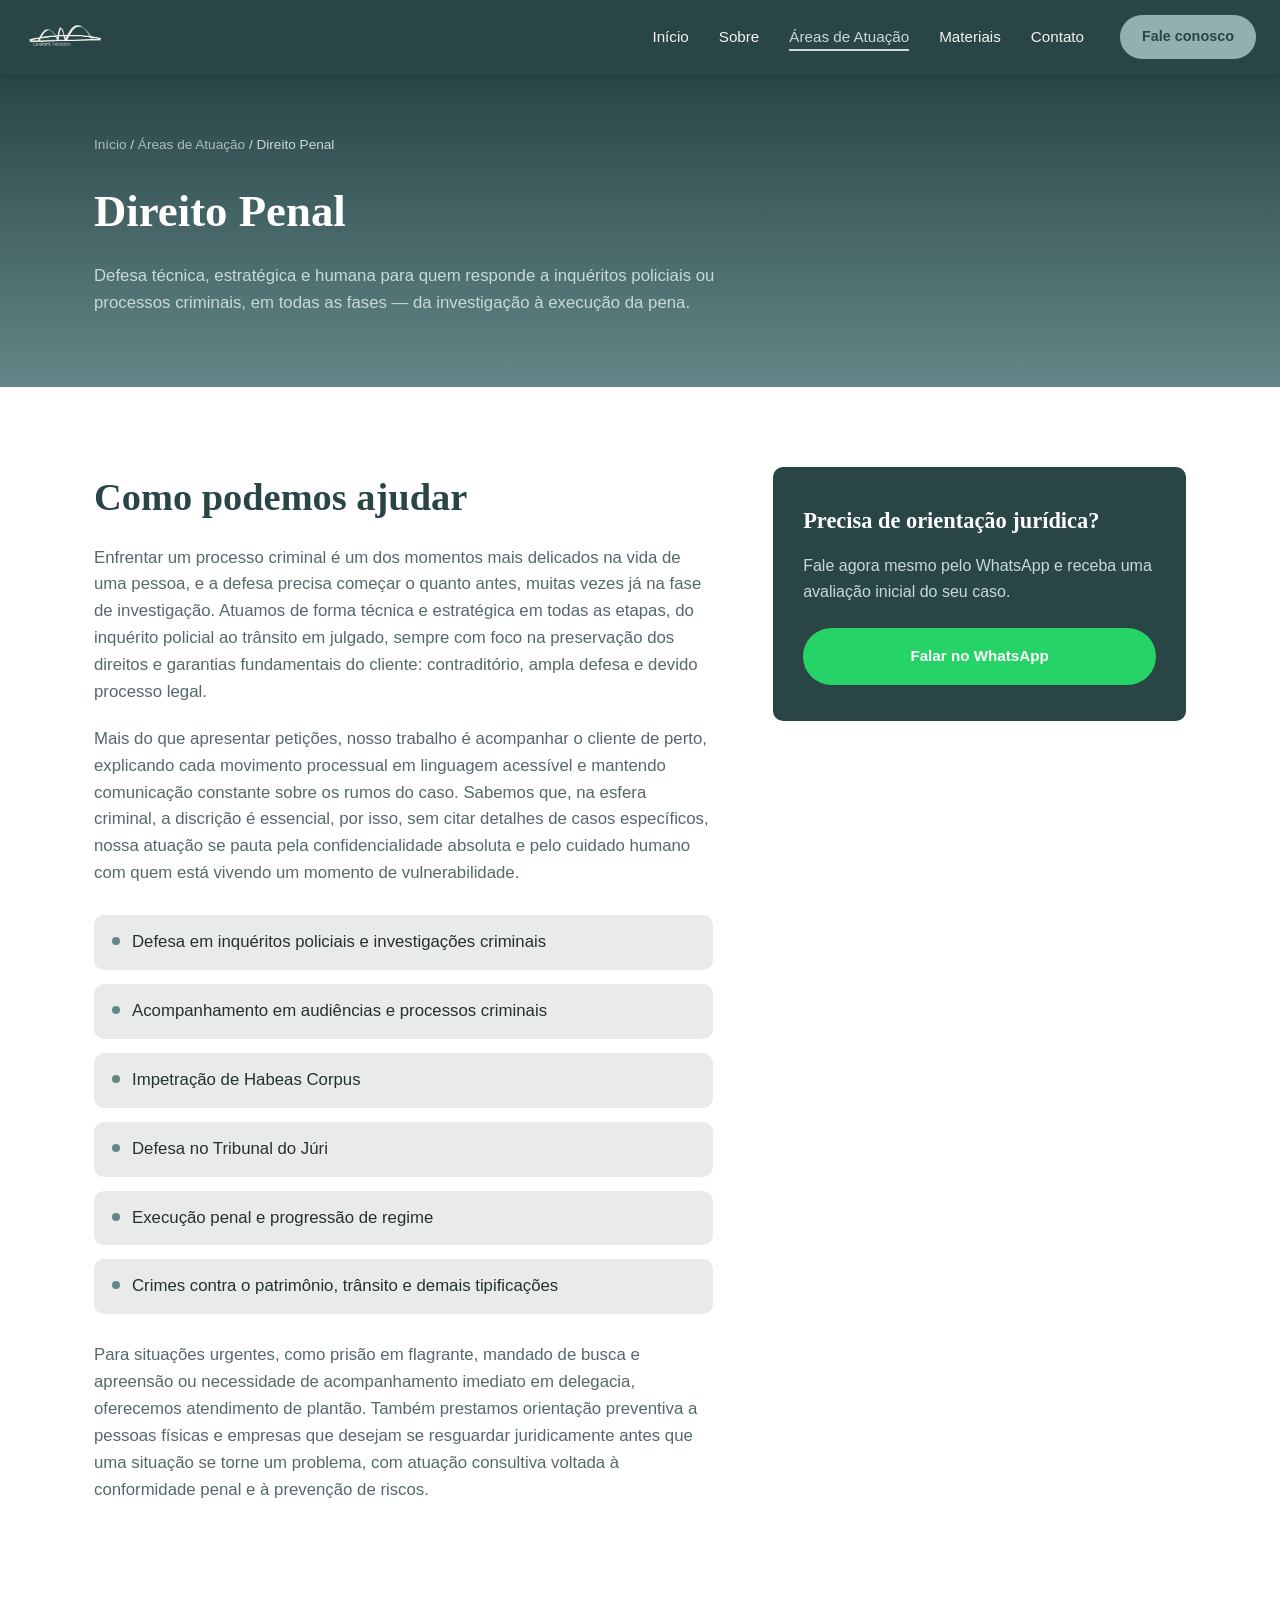
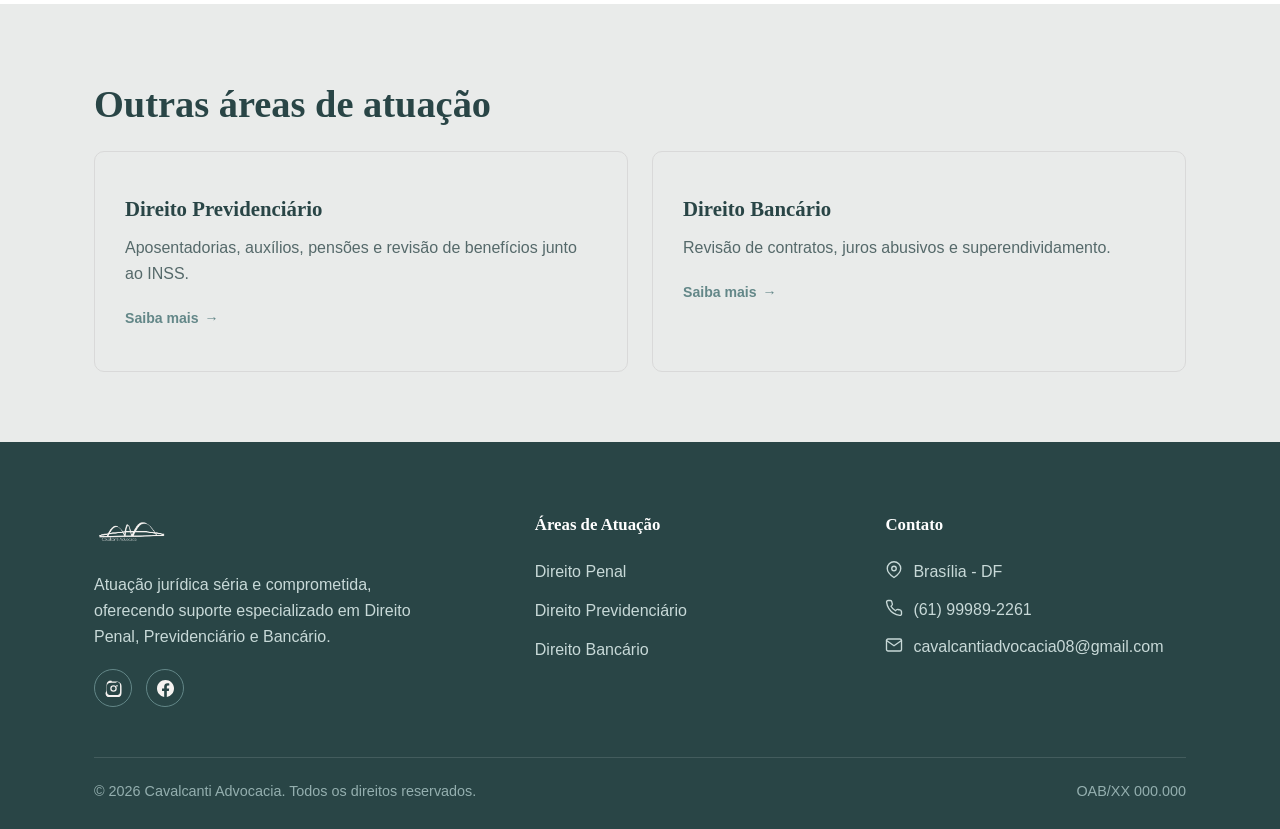
<file: servicos/direito-penal.html>
<!DOCTYPE html>
<html lang="pt-BR">
<head>
  <meta charset="UTF-8">
  <meta name="viewport" content="width=device-width, initial-scale=1.0">
  <title>Direito Penal | Cavalcanti Advocacia</title>
  <meta name="description" content="Defesa técnica e estratégica em Direito Penal: inquéritos policiais, processos criminais, júri e execução penal.">
  <link rel="icon" href="../assets/img/logo.png" type="image/png">
  <link rel="stylesheet" href="../css/style.css?v=3">
</head>
<body>

  <!-- ==================== HEADER ==================== -->
  <header class="header">
    <div class="header__inner">
      <a href="../index.html" class="header__logo">
        <img src="../assets/img/logo.png" alt="Cavalcanti Advocacia">
      </a>

      <nav class="nav">
        <ul class="nav__list">
          <li><a href="../index.html" class="nav__link">Início</a></li>
          <li><a href="../index.html#sobre" class="nav__link">Sobre</a></li>
          <li><a href="../index.html#areas-de-atuacao" class="nav__link is-active">Áreas de Atuação</a></li>
          <li><a href="../materiais.html" class="nav__link">Materiais</a></li>
          <li><a href="../index.html#contato" class="nav__link">Contato</a></li>
        </ul>
        <a href="https://wa.me/5561999892261" target="_blank" rel="noopener" class="nav__cta">Fale conosco</a>
      </nav>

      <button class="nav__toggle" aria-label="Abrir menu">
        <span></span>
        <span></span>
        <span></span>
      </button>
    </div>
  </header>

  <!-- ==================== HERO DA PÁGINA ==================== -->
  <section class="service-hero">
    <div class="container">
      <p class="breadcrumb"><a href="../index.html">Início</a> / <a href="../index.html#areas-de-atuacao">Áreas de Atuação</a> / Direito Penal</p>
      <h1 class="service-hero__title">Direito Penal</h1>
      <p class="service-hero__subtitle">
        Defesa técnica, estratégica e humana para quem responde a inquéritos policiais ou processos criminais,
        em todas as fases — da investigação à execução da pena.
      </p>
    </div>
  </section>

  <!-- ==================== CONTEÚDO ==================== -->
  <section class="service-detail">
    <div class="container service-detail__grid">
      <div class="service-detail__body">
        <h2 class="section-title">Como podemos ajudar</h2>
        <p>
          Enfrentar um processo criminal é um dos momentos mais delicados na vida de uma pessoa, e a defesa precisa começar o quanto antes, muitas vezes já na fase de investigação. Atuamos de forma técnica e estratégica em todas as etapas, do inquérito policial ao trânsito em julgado, sempre com foco na preservação dos direitos e garantias fundamentais do cliente: contraditório, ampla defesa e devido processo legal.
        </p>
        <p>
          Mais do que apresentar petições, nosso trabalho é acompanhar o cliente de perto, explicando cada movimento processual em linguagem acessível e mantendo comunicação constante sobre os rumos do caso. Sabemos que, na esfera criminal, a discrição é essencial, por isso, sem citar detalhes de casos específicos, nossa atuação se pauta pela confidencialidade absoluta e pelo cuidado humano com quem está vivendo um momento de vulnerabilidade.
        </p>

        <ul class="service-detail__list">
          <li>Defesa em inquéritos policiais e investigações criminais</li>
          <li>Acompanhamento em audiências e processos criminais</li>
          <li>Impetração de Habeas Corpus</li>
          <li>Defesa no Tribunal do Júri</li>
          <li>Execução penal e progressão de regime</li>
          <li>Crimes contra o patrimônio, trânsito e demais tipificações</li>
        </ul>

        <p>
          Para situações urgentes, como prisão em flagrante, mandado de busca e apreensão ou necessidade de acompanhamento imediato em delegacia, oferecemos atendimento de plantão. Também prestamos orientação preventiva a pessoas físicas e empresas que desejam se resguardar juridicamente antes que uma situação se torne um problema, com atuação consultiva voltada à conformidade penal e à prevenção de riscos.
        </p>
      </div>

      <aside class="service-detail__cta">
        <h3>Precisa de orientação jurídica?</h3>
        <p>Fale agora mesmo pelo WhatsApp e receba uma avaliação inicial do seu caso.</p>
        <a href="https://wa.me/5561999892261?text=Ol%C3%A1%2C%20preciso%20de%20ajuda%20com%20um%20caso%20de%20Direito%20Penal."
           target="_blank" rel="noopener" class="btn btn-whatsapp">Falar no WhatsApp</a>
      </aside>
    </div>
  </section>

  <!-- ==================== OUTRAS ÁREAS ==================== -->
  <section class="related-services">
    <div class="container">
      <h2 class="section-title">Outras áreas de atuação</h2>
      <div class="related-services__grid">
        <a href="direito-previdenciario.html" class="service-card">
          <h3 class="service-card__title">Direito Previdenciário</h3>
          <p class="service-card__text">Aposentadorias, auxílios, pensões e revisão de benefícios junto ao INSS.</p>
          <span class="service-card__link">Saiba mais</span>
        </a>
        <a href="direito-bancario.html" class="service-card">
          <h3 class="service-card__title">Direito Bancário</h3>
          <p class="service-card__text">Revisão de contratos, juros abusivos e superendividamento.</p>
          <span class="service-card__link">Saiba mais</span>
        </a>
      </div>
    </div>
  </section>

  <!-- ==================== RODAPÉ / CONTATO ==================== -->
  <footer class="footer" id="contato">
    <div class="container">
      <div class="footer__grid">
        <div>
          <a href="../index.html" class="footer__logo">
            <img src="../assets/img/logo.png" alt="Cavalcanti Advocacia">
          </a>
          <p class="footer__about">
            Atuação jurídica séria e comprometida, oferecendo suporte especializado em Direito Penal,
            Previdenciário e Bancário.
          </p>
          <div class="footer__social">
            <a href="https://www.instagram.com/cavalcantiadvocacia_?utm_source=qr" target="_blank" rel="noopener" aria-label="Instagram">
              <svg viewBox="0 0 24 24"><path d="M12 2.2c3.2 0 3.6 0 4.9.07 1.2.06 2 .25 2.7.53a5.4 5.4 0 011.9 1.27 5.4 5.4 0 011.28 1.9c.28.7.47 1.5.53 2.7.06 1.3.07 1.7.07 4.9s0 3.6-.07 4.9c-.06 1.2-.25 2-.53 2.7a5.4 5.4 0 01-1.27 1.9 5.4 5.4 0 01-1.9 1.28c-.7.28-1.5.47-2.7.53-1.3.06-1.7.07-4.9.07s-3.6 0-4.9-.07c-1.2-.06-2-.25-2.7-.53a5.4 5.4 0 01-1.9-1.27 5.4 5.4 0 01-1.28-1.9c-.28-.7-.47-1.5-.53-2.7C2.2 15.6 2.2 15.2 2.2 12s0-3.6.07-4.9c.06-1.2.25-2 .53-2.7a5.4 5.4 0 011.27-1.9A5.4 5.4 0 015.97 1.2c.7-.28 1.5-.47 2.7-.53C9.97 2.2 10.4 2.2 12 2.2zm0 1.8c-3.14 0-3.5 0-4.75.07-1 .05-1.6.2-1.97.35a3.6 3.6 0 00-1.3.85 3.6 3.6 0 00-.85 1.3c-.15.37-.3.97-.35 1.97C2.7 8.5 2.7 8.86 2.7 12s0 3.5.07 4.75c.05 1 .2 1.6.35 1.97.16.4.4.75.85 1.3.4.4.75.65 1.3.85.37.15.97.3 1.97.35 1.25.06 1.6.07 4.75.07s3.5 0 4.75-.07c1-.05 1.6-.2 1.97-.35a3.6 3.6 0 001.3-.85c.4-.4.65-.75.85-1.3.15-.37.3-.97.35-1.97.06-1.25.07-1.6.07-4.75s0-3.5-.07-4.75c-.05-1-.2-1.6-.35-1.97a3.6 3.6 0 00-.85-1.3 3.6 3.6 0 00-1.3-.85c-.37-.15-.97-.3-1.97-.35C15.5 4 15.14 4 12 4zm0 3.4a4.6 4.6 0 110 9.2 4.6 4.6 0 010-9.2zm0 1.8a2.8 2.8 0 100 5.6 2.8 2.8 0 000-5.6zm4.8-2a1.08 1.08 0 110 2.15 1.08 1.08 0 010-2.15z"></path></svg>
            </a>
            <a href="https://www.facebook.com/p/Cavalcanti-Advocacia-61591627955782/" target="_blank" rel="noopener" aria-label="Facebook">
              <svg viewBox="0 0 24 24"><path d="M24 12.07C24 5.4 18.63 0 12 0S0 5.4 0 12.07C0 18.1 4.39 23.1 10.13 24v-8.44H7.08v-3.49h3.05V9.41c0-3.03 1.79-4.7 4.53-4.7 1.31 0 2.69.24 2.69.24v2.97h-1.51c-1.49 0-1.96.93-1.96 1.89v2.26h3.33l-.53 3.49h-2.8V24C19.61 23.1 24 18.1 24 12.07z"></path></svg>
            </a>
          </div>
        </div>

        <div>
          <h4 class="footer__heading">Áreas de Atuação</h4>
          <ul class="footer__list">
            <li><a href="direito-penal.html">Direito Penal</a></li>
            <li><a href="direito-previdenciario.html">Direito Previdenciário</a></li>
            <li><a href="direito-bancario.html">Direito Bancário</a></li>
          </ul>
        </div>

        <div>
          <h4 class="footer__heading">Contato</h4>
          <ul class="footer__list">
            <li class="footer__contact-item">
              <svg viewBox="0 0 24 24" stroke="currentColor" stroke-width="1.8" stroke-linecap="round" stroke-linejoin="round"><path d="M21 10c0 6-9 12-9 12S3 16 3 10a9 9 0 0118 0z"></path><circle cx="12" cy="10" r="3"></circle></svg>
              <span>Brasília - DF</span>
            </li>
            <li class="footer__contact-item">
              <svg viewBox="0 0 24 24" stroke="currentColor" stroke-width="1.8" stroke-linecap="round" stroke-linejoin="round"><path d="M22 16.9v3a2 2 0 01-2.2 2 19.8 19.8 0 01-8.6-3.1 19.5 19.5 0 01-6-6A19.8 19.8 0 012.1 4.2 2 2 0 014.1 2h3a2 2 0 012 1.7c.1.9.3 1.8.6 2.7a2 2 0 01-.5 2.1L8 9.7a16 16 0 006 6l1.2-1.2a2 2 0 012.1-.5c.9.3 1.8.5 2.7.6a2 2 0 011.7 2.1z"></path></svg>
              <a href="https://wa.me/5561999892261" target="_blank" rel="noopener">(61) 99989-2261</a>
            </li>
            <li class="footer__contact-item">
              <svg viewBox="0 0 24 24" stroke="currentColor" stroke-width="1.8" stroke-linecap="round" stroke-linejoin="round"><rect x="2" y="4" width="20" height="16" rx="2"></rect><path d="M22 6l-10 7L2 6"></path></svg>
              <a href="mailto:cavalcantiadvocacia08@gmail.com">cavalcantiadvocacia08@gmail.com</a>
            </li>
          </ul>
        </div>
      </div>

      <div class="footer__bottom">
        <span>&copy; <span id="year"></span> Cavalcanti Advocacia. Todos os direitos reservados.</span>
        <span>OAB/XX 000.000</span>
      </div>
    </div>
  </footer>

  <!-- ==================== BOTÃO FLUTUANTE WHATSAPP ==================== -->
  <a href="https://wa.me/5561999892261?text=Ol%C3%A1%2C%20preciso%20de%20ajuda%20com%20um%20caso%20de%20Direito%20Penal."
     target="_blank" rel="noopener" class="whatsapp-float" aria-label="Falar no WhatsApp">
    <svg viewBox="0 0 32 32"><path d="M16.01 3C9.38 3 4 8.38 4 15.01c0 2.35.66 4.55 1.8 6.42L4 29l7.76-1.75a11.9 11.9 0 004.25.78c6.63 0 12.01-5.38 12.01-12.02C28.02 8.38 22.64 3 16.01 3zm0 21.8c-1.5 0-2.94-.4-4.2-1.1l-.3-.17-4.6 1.04 1.02-4.48-.2-.32a9.7 9.7 0 01-1.5-5.16c0-5.4 4.4-9.8 9.79-9.8 5.4 0 9.79 4.4 9.79 9.8 0 5.4-4.4 9.79-9.79 9.79zm5.4-7.34c-.3-.15-1.75-.86-2.02-.96-.27-.1-.47-.15-.66.15-.2.3-.76.96-.93 1.16-.17.2-.34.22-.64.07-.3-.15-1.25-.46-2.38-1.47a8.9 8.9 0 01-1.65-2.05c-.17-.3-.02-.46.13-.6.13-.14.3-.34.44-.52.15-.17.2-.3.3-.5.1-.2.05-.37-.02-.52-.07-.15-.66-1.6-.9-2.18-.24-.58-.48-.5-.66-.5-.17 0-.37-.02-.56-.02-.2 0-.52.07-.79.37-.27.3-1.04 1.02-1.04 2.48 0 1.46 1.07 2.87 1.22 3.07.15.2 2.1 3.2 5.08 4.49.71.3 1.26.49 1.69.63.71.22 1.36.19 1.87.11.57-.08 1.75-.71 2-1.4.24-.68.24-1.27.17-1.4-.07-.13-.27-.2-.56-.34z"></path></svg>
    <span class="whatsapp-float__text">Fale conosco</span>
  </a>

  <script src="../js/main.js"></script>
  <script>document.getElementById('year').textContent = new Date().getFullYear();</script>
</body>
</html>
</file>
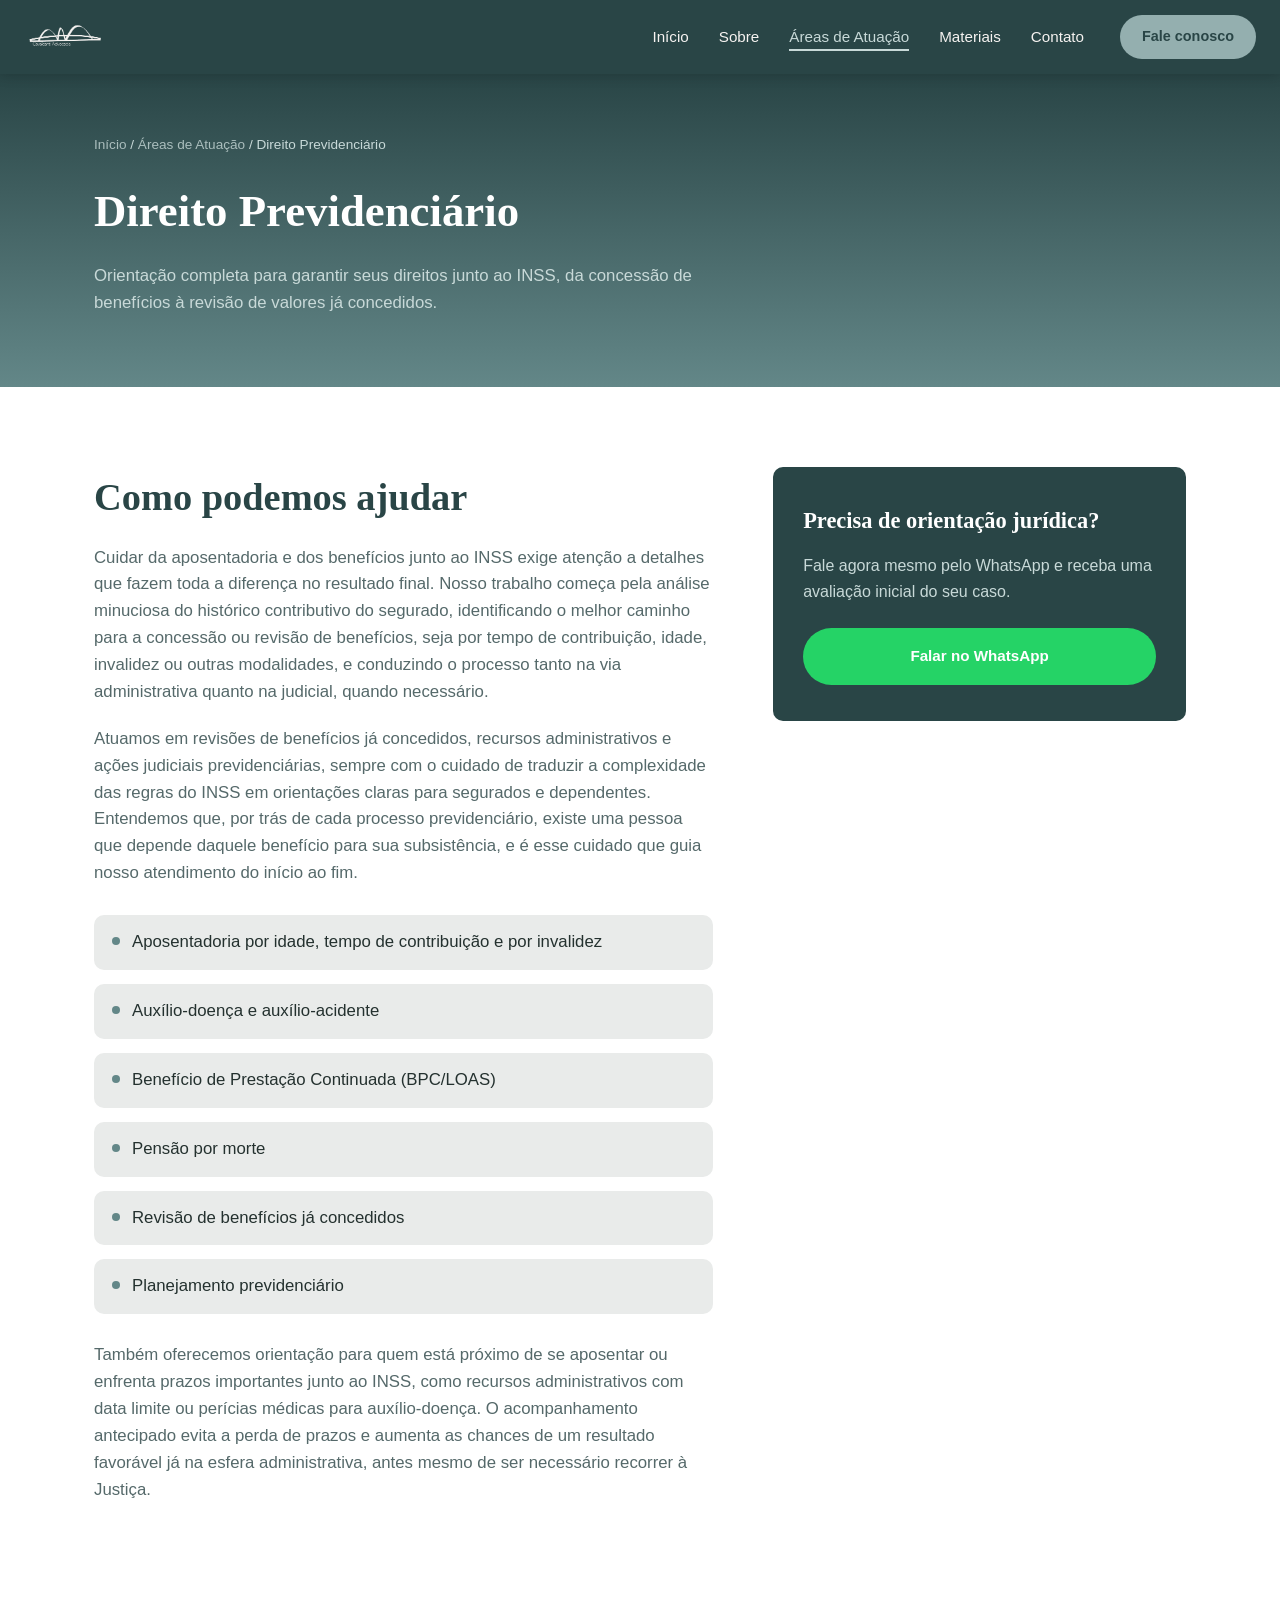
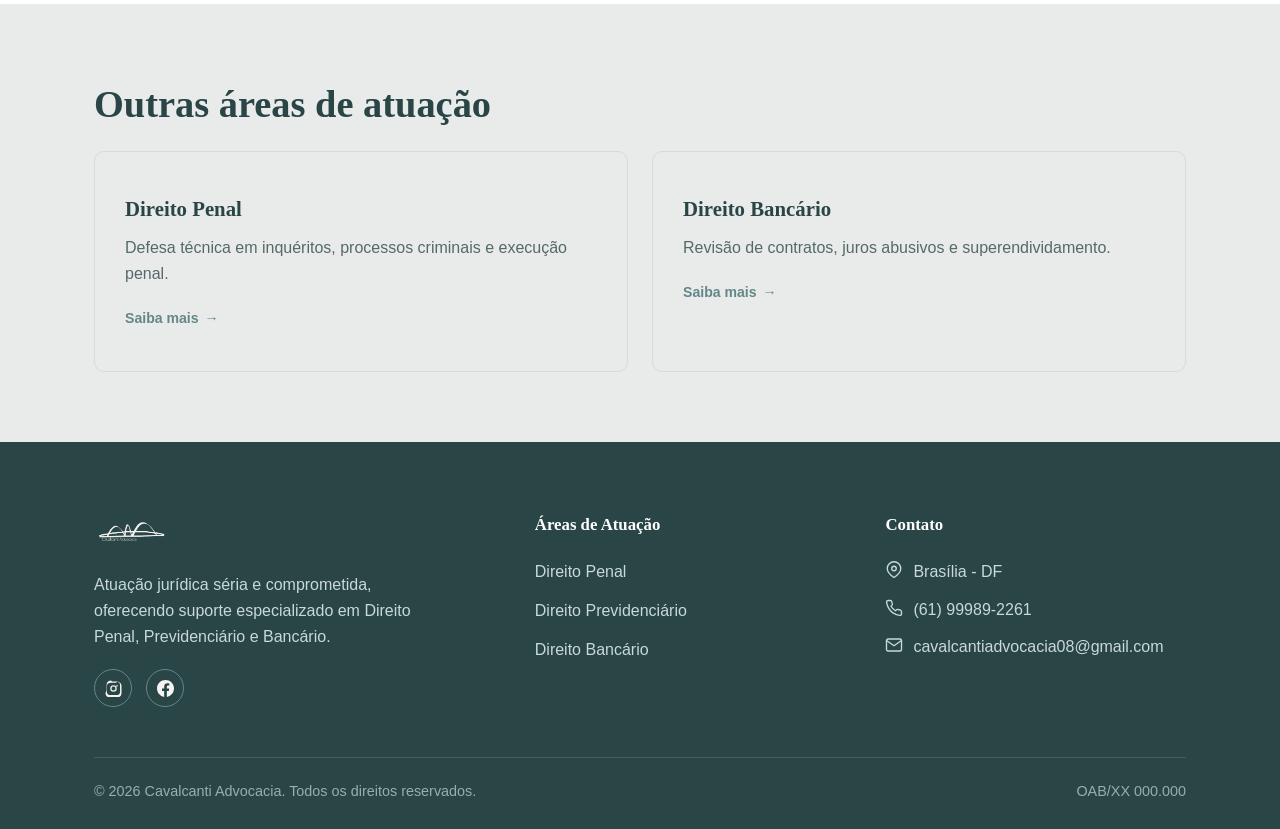
<file: servicos/direito-previdenciario.html>
<!DOCTYPE html>
<html lang="pt-BR">
<head>
  <meta charset="UTF-8">
  <meta name="viewport" content="width=device-width, initial-scale=1.0">
  <title>Direito Previdenciário | Cavalcanti Advocacia</title>
  <meta name="description" content="Assessoria completa em Direito Previdenciário: aposentadorias, auxílios, pensões e revisão de benefícios junto ao INSS.">
  <link rel="icon" href="../assets/img/logo.png" type="image/png">
  <link rel="stylesheet" href="../css/style.css?v=3">
</head>
<body>

  <!-- ==================== HEADER ==================== -->
  <header class="header">
    <div class="header__inner">
      <a href="../index.html" class="header__logo">
        <img src="../assets/img/logo.png" alt="Cavalcanti Advocacia">
      </a>

      <nav class="nav">
        <ul class="nav__list">
          <li><a href="../index.html" class="nav__link">Início</a></li>
          <li><a href="../index.html#sobre" class="nav__link">Sobre</a></li>
          <li><a href="../index.html#areas-de-atuacao" class="nav__link is-active">Áreas de Atuação</a></li>
          <li><a href="../materiais.html" class="nav__link">Materiais</a></li>
          <li><a href="../index.html#contato" class="nav__link">Contato</a></li>
        </ul>
        <a href="https://wa.me/5561999892261" target="_blank" rel="noopener" class="nav__cta">Fale conosco</a>
      </nav>

      <button class="nav__toggle" aria-label="Abrir menu">
        <span></span>
        <span></span>
        <span></span>
      </button>
    </div>
  </header>

  <!-- ==================== HERO DA PÁGINA ==================== -->
  <section class="service-hero">
    <div class="container">
      <p class="breadcrumb"><a href="../index.html">Início</a> / <a href="../index.html#areas-de-atuacao">Áreas de Atuação</a> / Direito Previdenciário</p>
      <h1 class="service-hero__title">Direito Previdenciário</h1>
      <p class="service-hero__subtitle">
        Orientação completa para garantir seus direitos junto ao INSS, da concessão de benefícios à revisão de
        valores já concedidos.
      </p>
    </div>
  </section>

  <!-- ==================== CONTEÚDO ==================== -->
  <section class="service-detail">
    <div class="container service-detail__grid">
      <div class="service-detail__body">
        <h2 class="section-title">Como podemos ajudar</h2>
        <p>
          Cuidar da aposentadoria e dos benefícios junto ao INSS exige atenção a detalhes que fazem toda a diferença no resultado final. Nosso trabalho começa pela análise minuciosa do histórico contributivo do segurado, identificando o melhor caminho para a concessão ou revisão de benefícios, seja por tempo de contribuição, idade, invalidez ou outras modalidades, e conduzindo o processo tanto na via administrativa quanto na judicial, quando necessário.
        </p>
        <p>
          Atuamos em revisões de benefícios já concedidos, recursos administrativos e ações judiciais previdenciárias, sempre com o cuidado de traduzir a complexidade das regras do INSS em orientações claras para segurados e dependentes. Entendemos que, por trás de cada processo previdenciário, existe uma pessoa que depende daquele benefício para sua subsistência, e é esse cuidado que guia nosso atendimento do início ao fim.
        </p>

        <ul class="service-detail__list">
          <li>Aposentadoria por idade, tempo de contribuição e por invalidez</li>
          <li>Auxílio-doença e auxílio-acidente</li>
          <li>Benefício de Prestação Continuada (BPC/LOAS)</li>
          <li>Pensão por morte</li>
          <li>Revisão de benefícios já concedidos</li>
          <li>Planejamento previdenciário</li>
        </ul>

        <p>
          Também oferecemos orientação para quem está próximo de se aposentar ou enfrenta prazos importantes junto
          ao INSS, como recursos administrativos com data limite ou perícias médicas para auxílio-doença. O
          acompanhamento antecipado evita a perda de prazos e aumenta as chances de um resultado favorável já na
          esfera administrativa, antes mesmo de ser necessário recorrer à Justiça.
        </p>
      </div>

      <aside class="service-detail__cta">
        <h3>Precisa de orientação jurídica?</h3>
        <p>Fale agora mesmo pelo WhatsApp e receba uma avaliação inicial do seu caso.</p>
        <a href="https://wa.me/5561999892261?text=Ol%C3%A1%2C%20preciso%20de%20ajuda%20com%20um%20caso%20de%20Direito%20Previdenci%C3%A1rio."
           target="_blank" rel="noopener" class="btn btn-whatsapp">Falar no WhatsApp</a>
      </aside>
    </div>
  </section>

  <!-- ==================== OUTRAS ÁREAS ==================== -->
  <section class="related-services">
    <div class="container">
      <h2 class="section-title">Outras áreas de atuação</h2>
      <div class="related-services__grid">
        <a href="direito-penal.html" class="service-card">
          <h3 class="service-card__title">Direito Penal</h3>
          <p class="service-card__text">Defesa técnica em inquéritos, processos criminais e execução penal.</p>
          <span class="service-card__link">Saiba mais</span>
        </a>
        <a href="direito-bancario.html" class="service-card">
          <h3 class="service-card__title">Direito Bancário</h3>
          <p class="service-card__text">Revisão de contratos, juros abusivos e superendividamento.</p>
          <span class="service-card__link">Saiba mais</span>
        </a>
      </div>
    </div>
  </section>

  <!-- ==================== RODAPÉ / CONTATO ==================== -->
  <footer class="footer" id="contato">
    <div class="container">
      <div class="footer__grid">
        <div>
          <a href="../index.html" class="footer__logo">
            <img src="../assets/img/logo.png" alt="Cavalcanti Advocacia">
          </a>
          <p class="footer__about">
            Atuação jurídica séria e comprometida, oferecendo suporte especializado em Direito Penal,
            Previdenciário e Bancário.
          </p>
          <div class="footer__social">
            <a href="https://www.instagram.com/cavalcantiadvocacia_?utm_source=qr" target="_blank" rel="noopener" aria-label="Instagram">
              <svg viewBox="0 0 24 24"><path d="M12 2.2c3.2 0 3.6 0 4.9.07 1.2.06 2 .25 2.7.53a5.4 5.4 0 011.9 1.27 5.4 5.4 0 011.28 1.9c.28.7.47 1.5.53 2.7.06 1.3.07 1.7.07 4.9s0 3.6-.07 4.9c-.06 1.2-.25 2-.53 2.7a5.4 5.4 0 01-1.27 1.9 5.4 5.4 0 01-1.9 1.28c-.7.28-1.5.47-2.7.53-1.3.06-1.7.07-4.9.07s-3.6 0-4.9-.07c-1.2-.06-2-.25-2.7-.53a5.4 5.4 0 01-1.9-1.27 5.4 5.4 0 01-1.28-1.9c-.28-.7-.47-1.5-.53-2.7C2.2 15.6 2.2 15.2 2.2 12s0-3.6.07-4.9c.06-1.2.25-2 .53-2.7a5.4 5.4 0 011.27-1.9A5.4 5.4 0 015.97 1.2c.7-.28 1.5-.47 2.7-.53C9.97 2.2 10.4 2.2 12 2.2zm0 1.8c-3.14 0-3.5 0-4.75.07-1 .05-1.6.2-1.97.35a3.6 3.6 0 00-1.3.85 3.6 3.6 0 00-.85 1.3c-.15.37-.3.97-.35 1.97C2.7 8.5 2.7 8.86 2.7 12s0 3.5.07 4.75c.05 1 .2 1.6.35 1.97.16.4.4.75.85 1.3.4.4.75.65 1.3.85.37.15.97.3 1.97.35 1.25.06 1.6.07 4.75.07s3.5 0 4.75-.07c1-.05 1.6-.2 1.97-.35a3.6 3.6 0 001.3-.85c.4-.4.65-.75.85-1.3.15-.37.3-.97.35-1.97.06-1.25.07-1.6.07-4.75s0-3.5-.07-4.75c-.05-1-.2-1.6-.35-1.97a3.6 3.6 0 00-.85-1.3 3.6 3.6 0 00-1.3-.85c-.37-.15-.97-.3-1.97-.35C15.5 4 15.14 4 12 4zm0 3.4a4.6 4.6 0 110 9.2 4.6 4.6 0 010-9.2zm0 1.8a2.8 2.8 0 100 5.6 2.8 2.8 0 000-5.6zm4.8-2a1.08 1.08 0 110 2.15 1.08 1.08 0 010-2.15z"></path></svg>
            </a>
            <a href="https://www.facebook.com/p/Cavalcanti-Advocacia-61591627955782/" target="_blank" rel="noopener" aria-label="Facebook">
              <svg viewBox="0 0 24 24"><path d="M24 12.07C24 5.4 18.63 0 12 0S0 5.4 0 12.07C0 18.1 4.39 23.1 10.13 24v-8.44H7.08v-3.49h3.05V9.41c0-3.03 1.79-4.7 4.53-4.7 1.31 0 2.69.24 2.69.24v2.97h-1.51c-1.49 0-1.96.93-1.96 1.89v2.26h3.33l-.53 3.49h-2.8V24C19.61 23.1 24 18.1 24 12.07z"></path></svg>
            </a>
          </div>
        </div>

        <div>
          <h4 class="footer__heading">Áreas de Atuação</h4>
          <ul class="footer__list">
            <li><a href="direito-penal.html">Direito Penal</a></li>
            <li><a href="direito-previdenciario.html">Direito Previdenciário</a></li>
            <li><a href="direito-bancario.html">Direito Bancário</a></li>
          </ul>
        </div>

        <div>
          <h4 class="footer__heading">Contato</h4>
          <ul class="footer__list">
            <li class="footer__contact-item">
              <svg viewBox="0 0 24 24" stroke="currentColor" stroke-width="1.8" stroke-linecap="round" stroke-linejoin="round"><path d="M21 10c0 6-9 12-9 12S3 16 3 10a9 9 0 0118 0z"></path><circle cx="12" cy="10" r="3"></circle></svg>
              <span>Brasília - DF</span>
            </li>
            <li class="footer__contact-item">
              <svg viewBox="0 0 24 24" stroke="currentColor" stroke-width="1.8" stroke-linecap="round" stroke-linejoin="round"><path d="M22 16.9v3a2 2 0 01-2.2 2 19.8 19.8 0 01-8.6-3.1 19.5 19.5 0 01-6-6A19.8 19.8 0 012.1 4.2 2 2 0 014.1 2h3a2 2 0 012 1.7c.1.9.3 1.8.6 2.7a2 2 0 01-.5 2.1L8 9.7a16 16 0 006 6l1.2-1.2a2 2 0 012.1-.5c.9.3 1.8.5 2.7.6a2 2 0 011.7 2.1z"></path></svg>
              <a href="https://wa.me/5561999892261" target="_blank" rel="noopener">(61) 99989-2261</a>
            </li>
            <li class="footer__contact-item">
              <svg viewBox="0 0 24 24" stroke="currentColor" stroke-width="1.8" stroke-linecap="round" stroke-linejoin="round"><rect x="2" y="4" width="20" height="16" rx="2"></rect><path d="M22 6l-10 7L2 6"></path></svg>
              <a href="mailto:cavalcantiadvocacia08@gmail.com">cavalcantiadvocacia08@gmail.com</a>
            </li>
          </ul>
        </div>
      </div>

      <div class="footer__bottom">
        <span>&copy; <span id="year"></span> Cavalcanti Advocacia. Todos os direitos reservados.</span>
        <span>OAB/XX 000.000</span>
      </div>
    </div>
  </footer>

  <!-- ==================== BOTÃO FLUTUANTE WHATSAPP ==================== -->
  <a href="https://wa.me/5561999892261?text=Ol%C3%A1%2C%20preciso%20de%20ajuda%20com%20um%20caso%20de%20Direito%20Previdenci%C3%A1rio."
     target="_blank" rel="noopener" class="whatsapp-float" aria-label="Falar no WhatsApp">
    <svg viewBox="0 0 32 32"><path d="M16.01 3C9.38 3 4 8.38 4 15.01c0 2.35.66 4.55 1.8 6.42L4 29l7.76-1.75a11.9 11.9 0 004.25.78c6.63 0 12.01-5.38 12.01-12.02C28.02 8.38 22.64 3 16.01 3zm0 21.8c-1.5 0-2.94-.4-4.2-1.1l-.3-.17-4.6 1.04 1.02-4.48-.2-.32a9.7 9.7 0 01-1.5-5.16c0-5.4 4.4-9.8 9.79-9.8 5.4 0 9.79 4.4 9.79 9.8 0 5.4-4.4 9.79-9.79 9.79zm5.4-7.34c-.3-.15-1.75-.86-2.02-.96-.27-.1-.47-.15-.66.15-.2.3-.76.96-.93 1.16-.17.2-.34.22-.64.07-.3-.15-1.25-.46-2.38-1.47a8.9 8.9 0 01-1.65-2.05c-.17-.3-.02-.46.13-.6.13-.14.3-.34.44-.52.15-.17.2-.3.3-.5.1-.2.05-.37-.02-.52-.07-.15-.66-1.6-.9-2.18-.24-.58-.48-.5-.66-.5-.17 0-.37-.02-.56-.02-.2 0-.52.07-.79.37-.27.3-1.04 1.02-1.04 2.48 0 1.46 1.07 2.87 1.22 3.07.15.2 2.1 3.2 5.08 4.49.71.3 1.26.49 1.69.63.71.22 1.36.19 1.87.11.57-.08 1.75-.71 2-1.4.24-.68.24-1.27.17-1.4-.07-.13-.27-.2-.56-.34z"></path></svg>
    <span class="whatsapp-float__text">Fale conosco</span>
  </a>

  <script src="../js/main.js"></script>
  <script>document.getElementById('year').textContent = new Date().getFullYear();</script>
</body>
</html>
</file>
<file: css/style.css>
/* ==========================================================================
   Cavalcanti Advocacia — Estilos globais
   ========================================================================== */

:root {
  --color-dark: #294546;
  --color-teal: #638788;
  --color-sage: #94AFAF;
  --color-sage-light: #C8D9D8;
  --color-offwhite: #E9EBEA;
  --color-gray: #D9D9D9;
  --color-white: #FFFFFF;
  --color-cream: #F6F3F1;

  --color-text: #24312f;
  --color-text-muted: #55696a;

  --font-heading: 'Georgia', 'Times New Roman', serif;
  --font-body: 'Segoe UI', Tahoma, Verdana, sans-serif;

  --container-width: 1140px;
  --radius: 10px;
  --shadow-card: 0 10px 30px rgba(41, 69, 70, 0.12);
  --transition: 0.25s ease;
}

* {
  box-sizing: border-box;
  margin: 0;
  padding: 0;
}

html {
  scroll-behavior: smooth;
}

body {
  font-family: var(--font-body);
  font-size: 1.05rem;
  color: var(--color-text);
  background: var(--color-white);
  line-height: 1.6;
}

img {
  max-width: 100%;
  display: block;
}

a {
  text-decoration: none;
  color: inherit;
}

ul {
  list-style: none;
}

.container {
  width: 100%;
  max-width: var(--container-width);
  margin: 0 auto;
  padding: 0 24px;
}

.section-label {
  display: inline-block;
  font-size: 0.8rem;
  letter-spacing: 0.15em;
  text-transform: uppercase;
  color: var(--color-teal);
  font-weight: 600;
  margin-bottom: 10px;
}

.section-title {
  font-family: var(--font-heading);
  font-size: clamp(1.8rem, 3vw, 2.4rem);
  color: var(--color-dark);
  margin-bottom: 16px;
}

.section-intro {
  max-width: 640px;
  color: var(--color-text-muted);
  margin-bottom: 48px;
}

.btn {
  display: inline-flex;
  align-items: center;
  gap: 8px;
  padding: 14px 28px;
  border-radius: 999px;
  font-weight: 600;
  font-size: 0.95rem;
  border: 2px solid transparent;
  cursor: pointer;
  transition: transform var(--transition), background var(--transition), color var(--transition), border-color var(--transition);
}

.btn:hover {
  transform: translateY(-2px);
}

.btn-primary {
  background: var(--color-dark);
  color: var(--color-white);
}

.btn-primary:hover {
  background: var(--color-teal);
}

.btn-outline {
  border-color: var(--color-white);
  color: var(--color-white);
}

.btn-outline:hover {
  background: var(--color-white);
  color: var(--color-dark);
}

.btn-whatsapp {
  background: #25D366;
  color: var(--color-white);
}

.btn-whatsapp:hover {
  background: #1ebe5b;
}

/* ==========================================================================
   Header
   ========================================================================== */

.header {
  position: sticky;
  top: 0;
  z-index: 200;
  background: var(--color-dark);
  box-shadow: 0 2px 12px rgba(0, 0, 0, 0.15);
}

.header__inner {
  display: flex;
  align-items: center;
  justify-content: space-between;
  padding: 14px 24px;
}

.header__logo img {
  height: 46px;
  width: auto;
}

.nav {
  display: flex;
  align-items: center;
  gap: 36px;
}

.nav__list {
  display: flex;
  gap: 30px;
}

.nav__link {
  color: var(--color-cream);
  font-size: 0.95rem;
  font-weight: 500;
  position: relative;
  padding: 6px 0;
  transition: color var(--transition);
}

.nav__link:hover,
.nav__link.is-active {
  color: var(--color-sage-light);
}

.nav__link::after {
  content: '';
  position: absolute;
  left: 0;
  bottom: 0;
  width: 0;
  height: 2px;
  background: var(--color-sage-light);
  transition: width var(--transition);
}

.nav__link:hover::after,
.nav__link.is-active::after {
  width: 100%;
}

.nav__cta {
  background: var(--color-sage);
  color: var(--color-dark);
  padding: 10px 22px;
  border-radius: 999px;
  font-weight: 600;
  font-size: 0.9rem;
  transition: background var(--transition);
  white-space: nowrap;
}

.nav__cta:hover {
  background: var(--color-sage-light);
}

.nav__toggle {
  display: none;
  flex-direction: column;
  gap: 5px;
  background: none;
  border: none;
  cursor: pointer;
  padding: 6px;
}

.nav__toggle span {
  width: 26px;
  height: 2px;
  background: var(--color-cream);
  display: block;
}

@media (max-width: 900px) {
  .nav {
    position: fixed;
    inset: 70px 0 0 0;
    background: var(--color-dark);
    flex-direction: column;
    align-items: flex-start;
    padding: 30px 24px;
    gap: 26px;
    transform: translateX(100%);
    transition: transform var(--transition);
    overflow-y: auto;
  }

  .nav.is-open {
    transform: translateX(0);
  }

  .nav__list {
    flex-direction: column;
    gap: 22px;
    width: 100%;
  }

  .nav__toggle {
    display: flex;
  }
}

/* ==========================================================================
   Hero / Foto do profissional
   ========================================================================== */

.hero {
  background: linear-gradient(180deg, var(--color-dark) 0%, var(--color-teal) 100%);
  color: var(--color-white);
  text-align: center;
  padding: 70px 24px 90px;
}

.hero__photo-frame {
  width: 190px;
  height: 190px;
  margin: 0 auto 28px;
  border-radius: 50%;
  border: 4px solid var(--color-sage-light);
  overflow: hidden;
  background: var(--color-sage);
  display: flex;
  align-items: center;
  justify-content: center;
  box-shadow: var(--shadow-card);
}

.hero__photo-frame img {
  width: 100%;
  height: 100%;
  object-fit: cover;
}

.hero__photo-placeholder {
  color: var(--color-dark);
  font-size: 0.78rem;
  text-align: center;
  padding: 10px;
  line-height: 1.4;
}

.hero__name {
  font-family: var(--font-heading);
  font-size: clamp(1.8rem, 4vw, 2.6rem);
  margin-bottom: 8px;
}

.hero__role {
  font-size: 1rem;
  letter-spacing: 0.08em;
  text-transform: uppercase;
  color: var(--color-sage-light);
  margin-bottom: 26px;
}

.hero__actions {
  display: flex;
  gap: 16px;
  justify-content: center;
  flex-wrap: wrap;
}

/* ==========================================================================
   Sobre mim
   ========================================================================== */

.about {
  background: var(--color-offwhite);
  padding: 90px 24px;
}

.about__grid {
  display: grid;
  grid-template-columns: 1fr 1.4fr;
  gap: 60px;
  align-items: start;
}

.about__highlights {
  display: grid;
  gap: 20px;
}

.about__highlight {
  background: var(--color-white);
  border-radius: var(--radius);
  padding: 22px;
  box-shadow: var(--shadow-card);
  border-left: 4px solid var(--color-teal);
}

.about__highlight strong {
  display: block;
  font-size: 1.6rem;
  color: var(--color-dark);
  font-family: var(--font-heading);
}

.about__highlight span {
  color: var(--color-text-muted);
  font-size: 0.9rem;
}

.about__text p {
  color: var(--color-text-muted);
  margin-bottom: 18px;
}

@media (max-width: 800px) {
  .about__grid {
    grid-template-columns: 1fr;
  }
}

/* ==========================================================================
   Áreas de atuação / Cards de serviço
   ========================================================================== */

.services {
  padding: 90px 24px;
  background: var(--color-white);
}

.services__header {
  text-align: center;
  max-width: 640px;
  margin: 0 auto 56px;
}

.services__header .section-intro {
  margin-left: auto;
  margin-right: auto;
}

.services__grid {
  display: grid;
  grid-template-columns: repeat(3, 1fr);
  gap: 30px;
}

.service-card {
  display: block;
  background: var(--color-offwhite);
  border-radius: var(--radius);
  padding: 40px 30px;
  text-align: left;
  transition: transform var(--transition), box-shadow var(--transition), background var(--transition);
  border: 1px solid var(--color-gray);
}

.service-card:hover {
  transform: translateY(-8px);
  box-shadow: var(--shadow-card);
  background: var(--color-white);
}

.service-card__icon {
  width: 56px;
  height: 56px;
  border-radius: 50%;
  background: var(--color-dark);
  color: var(--color-white);
  display: flex;
  align-items: center;
  justify-content: center;
  margin-bottom: 22px;
}

.service-card__icon svg {
  width: 26px;
  height: 26px;
  stroke: var(--color-white);
  fill: none;
}

.service-card__title {
  font-family: var(--font-heading);
  font-size: 1.3rem;
  color: var(--color-dark);
  margin-bottom: 10px;
}

.service-card__text {
  color: var(--color-text-muted);
  font-size: 1rem;
  margin-bottom: 18px;
}

.service-card__link {
  font-weight: 600;
  font-size: 0.88rem;
  color: var(--color-teal);
  display: inline-flex;
  align-items: center;
  gap: 6px;
}

.service-card__link::after {
  content: '→';
  transition: transform var(--transition);
}

.service-card:hover .service-card__link::after {
  transform: translateX(4px);
}

@media (max-width: 900px) {
  .services__grid {
    grid-template-columns: 1fr;
  }
}

/* ==========================================================================
   Botão flutuante do WhatsApp
   ========================================================================== */

.whatsapp-float {
  position: fixed;
  right: 26px;
  bottom: 26px;
  z-index: 300;
  display: flex;
  align-items: center;
  gap: 10px;
  background: #25D366;
  color: var(--color-white);
  padding: 14px 20px;
  border-radius: 999px;
  box-shadow: 0 8px 24px rgba(0, 0, 0, 0.25);
  font-weight: 600;
  font-size: 0.9rem;
  opacity: 0;
  visibility: hidden;
  transform: translateY(20px);
  transition: opacity var(--transition), transform var(--transition), visibility var(--transition);
}

.whatsapp-float.is-visible {
  opacity: 1;
  visibility: visible;
  transform: translateY(0);
}

.whatsapp-float svg {
  width: 24px;
  height: 24px;
  fill: var(--color-white);
  flex-shrink: 0;
}

.whatsapp-float__text {
  white-space: nowrap;
}

@media (max-width: 600px) {
  .whatsapp-float__text {
    display: none;
  }

  .whatsapp-float {
    padding: 14px;
  }
}

/* ==========================================================================
   Página de serviço dedicada
   ========================================================================== */

.service-hero {
  background: linear-gradient(180deg, var(--color-dark) 0%, var(--color-teal) 100%);
  color: var(--color-white);
  padding: 60px 24px 70px;
}

.breadcrumb {
  font-size: 0.85rem;
  color: var(--color-sage-light);
  margin-bottom: 20px;
}

.breadcrumb a {
  color: var(--color-sage-light);
  opacity: 0.8;
}

.breadcrumb a:hover {
  opacity: 1;
  text-decoration: underline;
}

.service-hero__title {
  font-family: var(--font-heading);
  font-size: clamp(2rem, 4vw, 2.8rem);
  max-width: 700px;
}

.service-hero__subtitle {
  margin-top: 16px;
  max-width: 640px;
  color: var(--color-sage-light);
}

.service-detail {
  padding: 80px 24px;
}

.service-detail__grid {
  display: grid;
  grid-template-columns: 1.5fr 1fr;
  gap: 60px;
}

.service-detail__body p {
  color: var(--color-text-muted);
  margin-bottom: 20px;
}

.service-detail__list {
  display: grid;
  gap: 14px;
  margin: 28px 0;
}

.service-detail__list li {
  display: flex;
  gap: 12px;
  align-items: flex-start;
  color: var(--color-text);
  background: var(--color-offwhite);
  padding: 14px 18px;
  border-radius: var(--radius);
}

.service-detail__list li::before {
  content: '';
  width: 8px;
  height: 8px;
  border-radius: 50%;
  background: var(--color-teal);
  margin-top: 8px;
  flex-shrink: 0;
}

.service-detail__cta {
  align-self: start;
  background: var(--color-dark);
  color: var(--color-white);
  border-radius: var(--radius);
  padding: 36px 30px;
  position: sticky;
  top: 100px;
}

.service-detail__cta h3 {
  font-family: var(--font-heading);
  font-size: 1.4rem;
  margin-bottom: 14px;
}

.service-detail__cta p {
  color: var(--color-sage-light);
  font-size: 1rem;
  margin-bottom: 24px;
}

.service-detail__cta .btn {
  width: 100%;
  justify-content: center;
}

.related-services {
  background: var(--color-offwhite);
  padding: 70px 24px;
}

.related-services__grid {
  display: grid;
  grid-template-columns: repeat(2, 1fr);
  gap: 24px;
}

@media (max-width: 800px) {
  .service-detail__grid {
    grid-template-columns: 1fr;
  }

  .service-detail__cta {
    position: static;
  }

  .related-services__grid {
    grid-template-columns: 1fr;
  }
}

/* ==========================================================================
   Materiais / Vitrine
   ========================================================================== */

.materials-hero {
  background: linear-gradient(180deg, var(--color-dark) 0%, var(--color-teal) 100%);
  color: var(--color-white);
  padding: 60px 24px 70px;
  text-align: center;
}

.materials-hero__title {
  font-family: var(--font-heading);
  font-size: clamp(2rem, 4vw, 2.8rem);
  margin-bottom: 16px;
}

.materials-hero__subtitle {
  max-width: 620px;
  margin: 0 auto;
  color: var(--color-sage-light);
}

.materials {
  padding: 60px 24px 90px;
  background: var(--color-white);
}

.materials__filters {
  display: flex;
  justify-content: center;
  gap: 12px;
  flex-wrap: wrap;
  margin-bottom: 48px;
}

.materials__filter {
  background: var(--color-offwhite);
  border: 1px solid var(--color-gray);
  color: var(--color-text);
  padding: 10px 22px;
  border-radius: 999px;
  font-size: 0.88rem;
  font-weight: 600;
  cursor: pointer;
  transition: background var(--transition), color var(--transition), border-color var(--transition);
}

.materials__filter:hover {
  border-color: var(--color-teal);
}

.materials__filter.is-active {
  background: var(--color-dark);
  border-color: var(--color-dark);
  color: var(--color-white);
}

.materials__grid {
  display: grid;
  grid-template-columns: repeat(auto-fill, minmax(230px, 1fr));
  gap: 30px;
}

.material-card {
  display: flex;
  flex-direction: column;
  background: var(--color-white);
  border: 1px solid var(--color-gray);
  border-radius: var(--radius);
  overflow: hidden;
  transition: transform var(--transition), box-shadow var(--transition);
}

.material-card:hover {
  transform: translateY(-6px);
  box-shadow: var(--shadow-card);
}

.material-card__cover {
  position: relative;
  aspect-ratio: 3 / 4;
  overflow: hidden;
  background: linear-gradient(160deg, var(--color-sage) 0%, var(--color-dark) 100%);
  display: flex;
  align-items: center;
  justify-content: center;
  padding: 0;
  text-align: center;
}

.material-card__cover img {
  position: absolute;
  inset: 0;
  width: 100%;
  height: 100%;
  object-fit: contain;
}

.material-card__cover--portrait img {
  object-fit: cover;
  object-position: center top;
}

.material-card__cover-label {
  color: var(--color-white);
  font-family: var(--font-heading);
  font-size: 1.05rem;
  line-height: 1.3;
}

.material-card__badge {
  position: absolute;
  z-index: 1;
  top: 12px;
  left: 12px;
  padding: 5px 12px;
  border-radius: 999px;
  font-size: 0.72rem;
  font-weight: 700;
  text-transform: uppercase;
  letter-spacing: 0.04em;
}

.material-card__badge--free {
  background: #25D366;
  color: var(--color-white);
}

.material-card__badge--paid {
  background: var(--color-cream);
  color: var(--color-dark);
}

.material-card__area {
  position: absolute;
  z-index: 1;
  bottom: 12px;
  left: 50%;
  right: auto;
  transform: translateX(-50%);
  white-space: nowrap;
  color: var(--color-white);
  background: rgba(41, 69, 70, 0.9);
  padding: 5px 10px;
  border-radius: 999px;
  font-size: 0.72rem;
  font-weight: 600;
  text-transform: uppercase;
  letter-spacing: 0.04em;
}

.material-card__body {
  padding: 20px;
  display: flex;
  flex-direction: column;
  flex: 1;
}

.material-card__title {
  font-family: var(--font-heading);
  font-size: 1.05rem;
  color: var(--color-dark);
  margin-bottom: 8px;
}

.material-card__text {
  color: var(--color-text-muted);
  font-size: 0.96rem;
  margin-bottom: 18px;
  flex: 1;
}

.material-card__footer {
  display: flex;
  align-items: center;
  justify-content: space-between;
  gap: 10px;
}

.material-card__price {
  font-weight: 700;
  color: var(--color-dark);
}

.material-card__price--free {
  color: #1ebe5b;
}

.material-card__btn {
  padding: 10px 18px;
  border-radius: 999px;
  font-size: 0.82rem;
  font-weight: 600;
  white-space: nowrap;
}

/* ==========================================================================
   Rodapé / Contato
   ========================================================================== */

.footer {
  background: var(--color-dark);
  color: var(--color-cream);
  padding: 70px 24px 26px;
}

.footer__grid {
  display: grid;
  grid-template-columns: 1.3fr 1fr 1fr;
  gap: 50px;
  margin-bottom: 50px;
}

.footer__logo img {
  height: 42px;
  margin-bottom: 18px;
}

.footer__about {
  color: var(--color-sage-light);
  font-size: 1rem;
  max-width: 320px;
}

.footer__heading {
  font-family: var(--font-heading);
  font-size: 1.05rem;
  margin-bottom: 20px;
  color: var(--color-white);
}

.footer__list {
  display: grid;
  gap: 12px;
}

.footer__list a,
.footer__contact-item {
  color: var(--color-sage-light);
  font-size: 1rem;
  transition: color var(--transition);
}

.footer__list a:hover {
  color: var(--color-white);
}

.footer__contact-item {
  display: flex;
  gap: 10px;
  align-items: flex-start;
}

.footer__contact-item svg {
  width: 18px;
  height: 18px;
  stroke: var(--color-sage-light);
  fill: none;
  flex-shrink: 0;
  margin-top: 2px;
}

.footer__social {
  display: flex;
  gap: 14px;
  margin-top: 20px;
}

.footer__social a {
  width: 38px;
  height: 38px;
  border-radius: 50%;
  border: 1px solid var(--color-teal);
  display: flex;
  align-items: center;
  justify-content: center;
  transition: background var(--transition), border-color var(--transition);
}

.footer__social a:hover {
  background: var(--color-teal);
}

.footer__social svg {
  width: 17px;
  height: 17px;
  fill: var(--color-cream);
}

.footer__bottom {
  border-top: 1px solid rgba(255, 255, 255, 0.12);
  padding-top: 22px;
  display: flex;
  justify-content: space-between;
  flex-wrap: wrap;
  gap: 10px;
  font-size: 0.9rem;
  color: var(--color-sage);
}

@media (max-width: 800px) {
  .footer__grid {
    grid-template-columns: 1fr;
    gap: 36px;
  }
}
</file>
